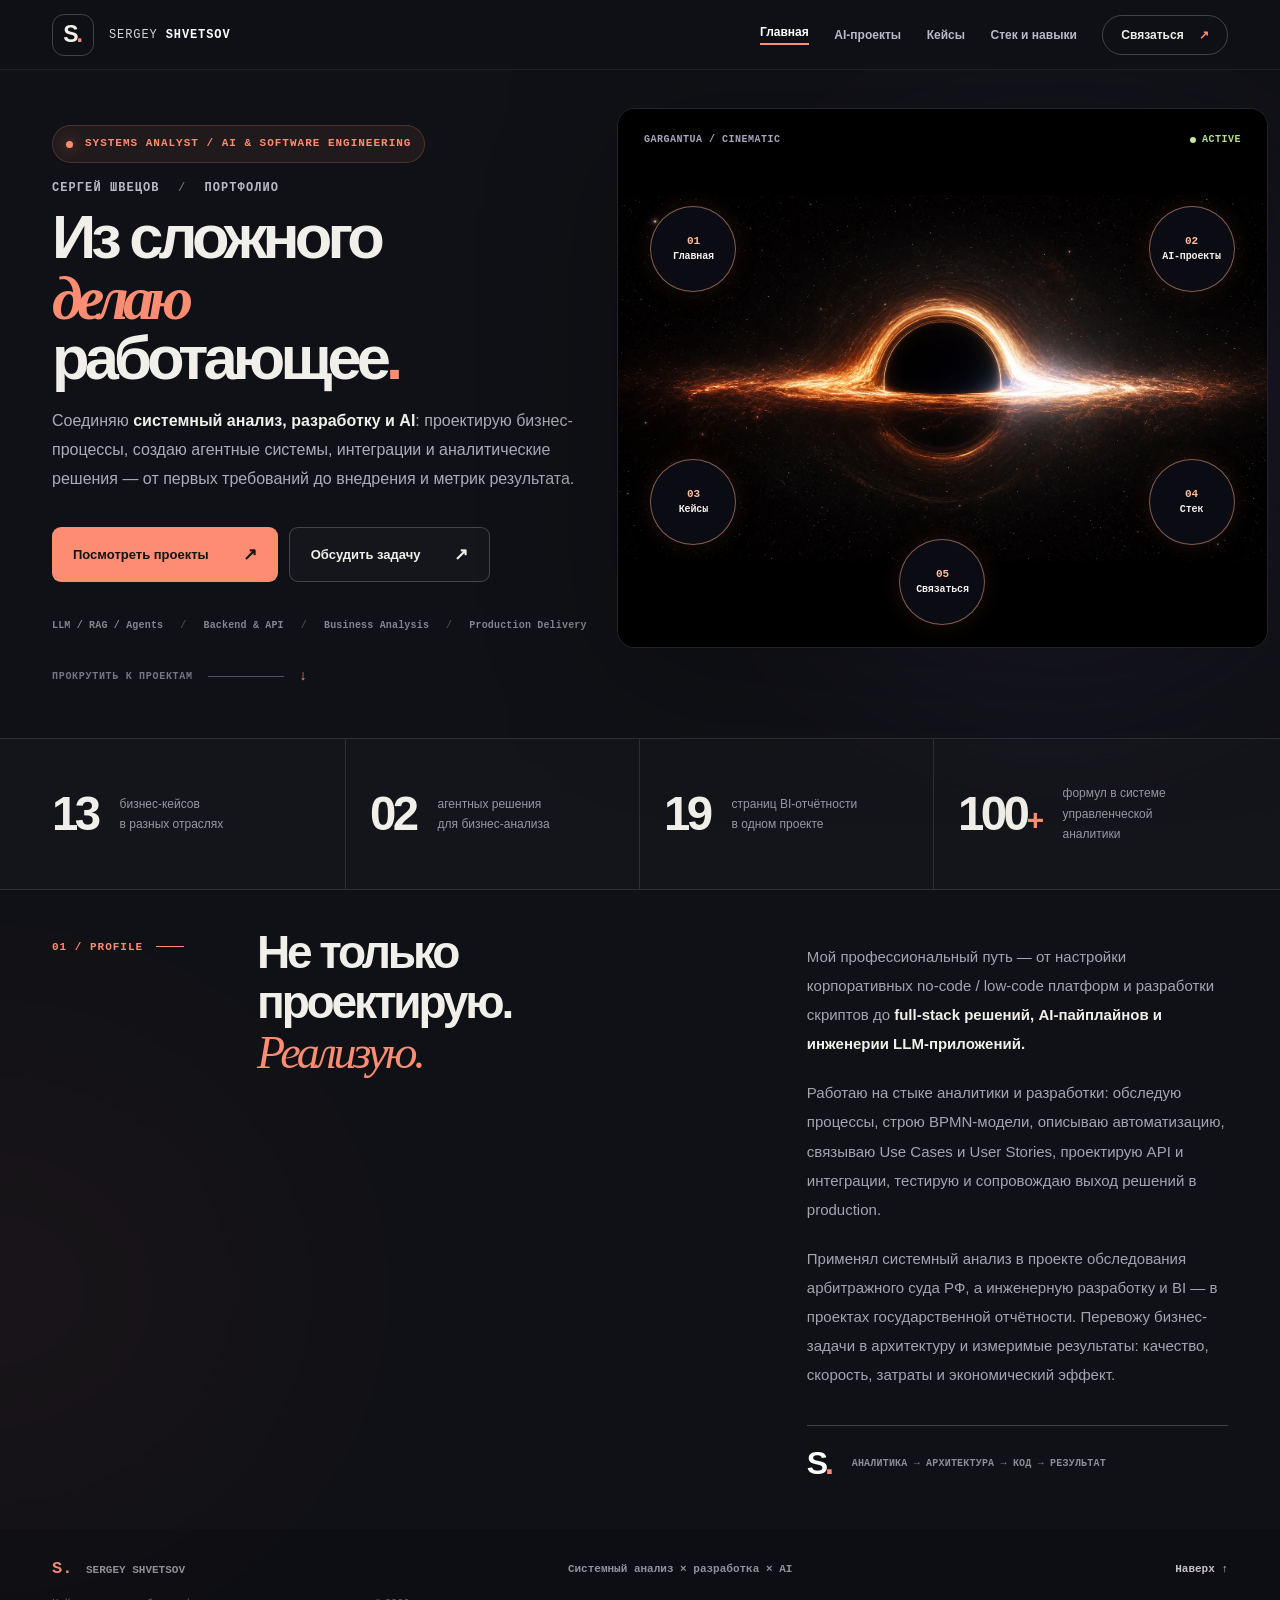
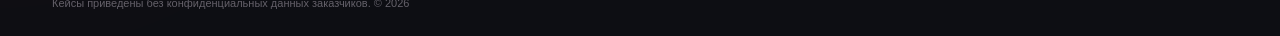
<file: index.html>
<!doctype html>
<html lang="ru">
<head>
  <meta charset="utf-8">
  <meta name="viewport" content="width=device-width, initial-scale=1">
  <meta name="theme-color" content="#101116">
  <meta name="description" content="Сергей Швецов — системный аналитик и инженер-разработчик. Обследование арбитражных процессов, BPMN, Use Cases, User Stories, AI-агенты, LLM, RAG, MCP, Python, JavaScript, SQL Server, PostgreSQL, DAX, Power Query, HTML, CSS, BI и внедрение систем.">
  <meta name="robots" content="index,follow">
  <meta property="og:type" content="website">
  <meta property="og:locale" content="ru_RU">
  <meta property="og:title" content="Сергей Швецов — системный аналитик · AI / LLM Engineering">
  <meta property="og:description" content="Системный анализ и BPMN, AI-агенты, разработка API, аналитика госсектора, тестирование и production-доставка.">
  <title>Сергей Швецов — Systems × Software × AI</title>
  <link rel="icon" type="image/svg+xml" href="./favicon.svg">
  <link rel="stylesheet" href="./styles.css">
  <script src="./config.js" defer></script>
  <script src="./script.js" defer></script>
  <link rel="stylesheet" href="./gargantua-embed.css?v=5">
  <link rel="stylesheet" href="./gargantua-nav.css?v=1">
  <link rel="stylesheet" href="./gargantua-layout.css?v=2">
  <script src="./gargantua-layout.js?v=2" defer></script>
</head>
<body>
  <a class="skip-link" href="#main">Перейти к содержимому</a>
  <div class="ambient ambient-one" aria-hidden="true"></div>
  <div class="ambient ambient-two" aria-hidden="true"></div>

  <header class="site-header" id="top">
    <div class="container header-inner">
      <a class="brand" href="#top" aria-label="На главную — Сергей Швецов">
        <span class="brand-mark" aria-hidden="true">S<span>.</span></span>
        <span class="brand-name">SERGEY <strong>SHVETSOV</strong></span>
      </a>
      <button class="menu-toggle" type="button" aria-label="Открыть меню" aria-expanded="false" aria-controls="site-nav">
        <span></span><span></span><span></span>
      </button>
            <nav class="site-nav" id="site-nav" aria-label="Основная навигация">
        <a href="#home">Главная</a>
        <a href="#ai-projects">AI-проекты</a>
        <a href="#experience">Кейсы</a>
        <a href="#skills">Стек и навыки</a>
        <a class="nav-contact" href="#contacts">Связаться <span aria-hidden="true">↗</span></a>
      </nav>
    </div>
  </header>

  <main id="main">
    <!-- СТРАНИЦА 1: ГЛАВНАЯ / ОБО МНЕ -->
    <div class="page-view active-page" id="page-home">
      <section class="hero" aria-labelledby="hero-title">
      <div class="container hero-grid">
        <div class="hero-copy">
          <div class="eyebrow"><span class="signal-dot" aria-hidden="true"></span> SYSTEMS ANALYST / AI & SOFTWARE ENGINEERING</div>
          <p class="hero-name">СЕРГЕЙ ШВЕЦОВ <span class="slash">/</span> ПОРТФОЛИО</p>
          <h1 id="hero-title">Из сложного<br><span class="hero-accent">делаю</span><br>работающее<span class="period">.</span></h1>
          <p class="hero-description">Соединяю <strong>системный анализ, разработку и AI</strong>: проектирую бизнес-процессы, создаю агентные системы, интеграции и аналитические решения — от первых требований до внедрения и метрик результата.</p>
          <div class="hero-actions">
            <a class="button button-primary" href="#ai-projects">Посмотреть проекты <span aria-hidden="true">↗</span></a>
            <a class="button button-ghost" href="#contacts">Обсудить задачу <span aria-hidden="true">↗</span></a>
          </div>
          <div class="hero-tags" aria-label="Ключевые направления">
            <span>LLM / RAG / Agents</span><span>Backend & API</span><span>Business Analysis</span><span>Production Delivery</span>
          </div>
        </div>
        <div class="hero-art gargantua-hero" aria-label="Гаргантюа — визуализация чёрной дыры">
          <iframe
            class="gargantua-frame"
            src="./gargantua.html?quality=v5"
            title="Гаргантюа — кинематографическая визуализация"
            loading="eager"
            tabindex="-1"></iframe>
          <div class="art-topline" aria-hidden="true">
            <span>GARGANTUA / CINEMATIC</span>
            <span class="live-label"><i></i> ACTIVE</span>
          </div>
          <nav class="gargantua-nav" aria-label="Навигация вокруг Гаргантюа">
            <a class="gargantua-nav__link gargantua-nav__link--home" href="#home" title="Главная" aria-label="Главная"><span class="gargantua-nav__number" aria-hidden="true">01</span><span class="gargantua-nav__label">Главная</span></a>
            <a class="gargantua-nav__link gargantua-nav__link--ai-projects" href="#ai-projects" title="AI-проекты" aria-label="AI-проекты"><span class="gargantua-nav__number" aria-hidden="true">02</span><span class="gargantua-nav__label">AI-проекты</span></a>
            <a class="gargantua-nav__link gargantua-nav__link--experience" href="#experience" title="Кейсы" aria-label="Кейсы"><span class="gargantua-nav__number" aria-hidden="true">03</span><span class="gargantua-nav__label">Кейсы</span></a>
            <a class="gargantua-nav__link gargantua-nav__link--skills" href="#skills" title="Стек" aria-label="Стек"><span class="gargantua-nav__number" aria-hidden="true">04</span><span class="gargantua-nav__label">Стек</span></a>
            <a class="gargantua-nav__link gargantua-nav__link--contacts" href="#contacts" title="Связаться" aria-label="Связаться"><span class="gargantua-nav__number" aria-hidden="true">05</span><span class="gargantua-nav__label">Связаться</span></a>
          </nav>
        </div>
      </div>
      <div class="container scroll-cue"><span>ПРОКРУТИТЬ К ПРОЕКТАМ</span><span class="scroll-line" aria-hidden="true"></span><span>↓</span></div>
    </section>
      <section class="proof" aria-label="Факты из портфолио">
      <div class="container proof-grid">
        <div class="proof-item"><strong>13</strong><span>бизнес-кейсов<br>в разных отраслях</span></div>
        <div class="proof-item"><strong>02</strong><span>агентных решения<br>для бизнес-анализа</span></div>
        <div class="proof-item"><strong>19</strong><span>страниц BI-отчётности<br>в одном проекте</span></div>
        <div class="proof-item"><strong>100<span class="plus">+</span></strong><span>формул в системе<br>управленческой аналитики</span></div>
      </div>
    </section>
      <section class="section about-section" id="about">
      <div class="container about-grid">
        <div class="section-index"><span class="index-number">01 / PROFILE</span><span class="index-rule"></span></div>
        <div class="about-heading"><h2 class="section-title">Не только<br>проектирую.<br><em>Реализую.</em></h2></div>
        <div class="about-body">
          <p>Мой профессиональный путь — от настройки корпоративных no-code / low-code платформ и разработки скриптов до <strong>full-stack решений, AI-пайплайнов и инженерии LLM-приложений.</strong></p>
          <p>Работаю на стыке аналитики и разработки: обследую процессы, строю BPMN-модели, описываю автоматизацию, связываю Use Cases и User Stories, проектирую API и интеграции, тестирую и сопровождаю выход решений в production.</p>
          <p>Применял системный анализ в проекте обследования арбитражного суда РФ, а инженерную разработку и BI — в проектах государственной отчётности. Перевожу бизнес-задачи в архитектуру и измеримые результаты: качество, скорость, затраты и экономический эффект.</p>
          <div class="signature-line"><span class="signature-mark">S<span>.</span></span><span>АНАЛИТИКА → АРХИТЕКТУРА → КОД → РЕЗУЛЬТАТ</span></div>
        </div>
      </div>
    </section>
    </div>

    <!-- СТРАНИЦА 2: AI-ПРОЕКТЫ -->
    <div class="page-view" id="page-ai-projects">
      <section class="section ai-section" id="ai-projects">
      <div class="container">
        <div class="section-heading-row">
          <div><p class="section-kicker">02 / SELECTED WORK</p><h2 class="section-title">AI-агенты<br><em>и инженерные системы.</em></h2></div>
          <p class="section-intro">Проекты, в которых языковые модели становятся частью управляемого процесса: с инструментами, структурированными данными, проверками и наблюдаемостью.</p>
        </div>

        <article class="ai-feature feature-orange">
          <div class="feature-content">
            <div class="feature-meta"><span>01 / AI-AGENT</span><span class="feature-status"><i></i> Разработка / пилот</span></div>
            <h3>AgentUseCases<span class="title-symbol">↗</span></h3>
            <p class="feature-subtitle">Агентная система для обследования бизнес-процессов и подготовки документации.</p>
            <p class="feature-description">Сбор и структурирование знаний о судебных процессах, работа с регламентами заказчика, подготовка и редактирование описаний процессов и пользовательских сценариев. Контур К1 и редактора документов, специализированные инструменты и оркестрация операций.</p>
            <div class="feature-tokens"><span>Агенты</span><span>Prompt engineering</span><span>MCP / Tools</span><span>AS-IS / TO-BE</span><span>Use Cases</span></div>
            <p class="feature-role">Моя роль: проектирование сценариев, требований, архитектуры инструментов и разработка решения.</p>
          </div>
          <div class="feature-visual visual-process" aria-hidden="true">
            <div class="visual-title"><span>PROCESS / INTELLIGENCE</span><span>01:04</span></div>
            <div class="flowline"><span class="flow-glyph">◇</span><span>Регламенты / контекст</span><b>INPUT</b></div>
            <div class="flow-divider"></div>
            <div class="flowline active"><span class="flow-glyph">✳</span><span>AI / Agent workflow</span><b>REASON</b></div>
            <div class="flow-divider"></div>
            <div class="flowline"><span class="flow-glyph">⌘</span><span>К1 / Editor / Tools</span><b>ACTION</b></div>
            <div class="flow-divider"></div>
            <div class="flowline"><span class="flow-glyph">▣</span><span>AS-IS · TO-BE · UC</span><b>OUTPUT</b></div>
            <div class="visual-bottom">STRUCTURED PROCESS DOCUMENTATION <span>●</span></div>
          </div>
        </article>

        <article class="ai-feature feature-purple">
          <div class="feature-content">
            <div class="feature-meta"><span>02 / AI-WORKFLOW</span><span class="feature-status"><i></i> Разработка / E2E-тесты</span></div>
            <h3>BA Pipeline <span class="title-symbol">↗</span></h3>
            <p class="feature-subtitle">Сквозной конвейер: от интервью с заказчиком до требований, ТЗ и оценки работ.</p>
            <p class="feature-description">Web-портал для обследования, работа с респондентами в нескольких сессиях, формирование Fact Ledger и требований с трассировкой к источникам. Сборка Use Cases, матриц, ТЗ и оценок, контроль полноты и качества артефактов, E2E-проверки.</p>
            <div class="feature-tokens"><span>LLM API</span><span>Python / JS</span><span>Docker</span><span>SQL</span><span>Quality gates</span><span>Observability</span></div>
            <p class="feature-role">Моя роль: инициатор и инженер-разработчик, системная архитектура, тестирование и итерационное улучшение пайплайна.</p>
          </div>
          <div class="feature-visual visual-data" aria-hidden="true">
            <div class="visual-title"><span>EVIDENCE / TRACEABILITY</span><span>02:04</span></div>
            <div class="data-graph"><div class="data-node data-node-root">DISCOVERY <b>FACT-*</b></div><div class="data-link"><span></span><span></span><span></span></div><div class="data-forks"><div class="data-node">REQ-*<small>Требования</small></div><div class="data-node">C1-*<small>Матрица</small></div><div class="data-node">EST-*<small>Оценка</small></div></div><div class="data-bottom-node">QUALITY GATE <strong>✓ / !</strong></div></div>
            <div class="visual-bottom">EVIDENCE-FIRST / VERSIONED OUTPUT <span>●</span></div>
          </div>
        </article>

        <article class="toolkit-banner">
          <div class="toolkit-label"><span class="small-spark">✳</span> 03 / ENGINEERING TOOLKIT</div>
          <div class="toolkit-main"><h3>Cursor Engineering Kit</h3><p>Повторно используемые правила и Skills для разработки: архитектурные ограничения, качество кода, тестирование, Git / CI, документация, проверки изменений и контроль расхода токенов.</p></div>
          <div class="toolkit-side"><span>RULES</span><span>SKILLS</span><span>TESTS</span><span>GIT</span><span>QUALITY</span></div>
        </article>
        <div class="note-under">Статусы отражают стадию разработки. Публично не заявлены неподтверждённые показатели эффективности или промышленная готовность агентных решений.</div>
      </div>
    </section>
    </div>

    <!-- СТРАНИЦА 3: КЕЙСЫ (13 ПРОЕКТОВ С ФИЛЬТРАМИ) -->
    <div class="page-view" id="page-experience">
      <section class="section experience-section" id="experience">
      <div class="container">
        <div class="section-heading-row experience-heading"><div><p class="section-kicker">04 / ENTERPRISE EXPERIENCE</p><h2 class="section-title">13 кейсов.<br><em>Разные отрасли.</em></h2></div><p class="section-intro">Обследование арбитражного суда РФ, государственная статистика и отчётность ЖКХ, банковские и юридические процессы, HR и BI. Ниже — задачи, которые решались в проектах.</p></div>
        <div class="filters" role="group" aria-label="Фильтр проектов">
          <button class="filter-button active" type="button" data-filter="all" aria-pressed="true">Все <span>13</span></button>
          <button class="filter-button" type="button" data-filter="automation" aria-pressed="false">Автоматизация <span>09</span></button>
          <button class="filter-button" type="button" data-filter="analytics" aria-pressed="false">BI / Аналитика <span>03</span></button>
          <button class="filter-button" type="button" data-filter="analysis" aria-pressed="false">Системный анализ <span>01</span></button>
        </div>
        <div class="project-grid">
          <article class="project-card" data-category="analysis">
            <div class="project-top"><span class="project-index">01 / COURT DISCOVERY</span><span class="project-type">SYSTEMS ANALYSIS</span></div>
            <h3>Обследование арбитражного суда РФ</h3>
            <p>Участвовал в обследовании бизнес-процессов суда для их последующей автоматизации: моделировал процессы в BPMN, описывал автоматизации, создавал Use Cases и обеспечивал двустороннюю прослеживаемость с User Stories.</p>
            <div class="project-bottom"><span>BPMN · Use Cases · User Stories</span><span>Системный аналитик</span></div>
          </article>
          <article class="project-card" data-category="analytics">
            <div class="project-top"><span class="project-index">02 / EDUCATION BI</span><span class="project-type">GOV ANALYTICS</span></div>
            <h3>Статистика мероприятий для министерства образования</h3>
            <p>Сбор данных о мероприятиях в РФ с участием внутренних и внешних резидентов через чат-бота. Формирование показателей мероприятий и аналитическая отчётность с использованием Apache Superset.</p>
            <div class="project-bottom"><span>Право(чат-бот) · Apache Superset</span><span>Инженер-аналитик</span></div>
          </article>
          <article class="project-card" data-category="automation">
            <div class="project-top"><span class="project-index">03 / SAKHALIN GOVTECH</span><span class="project-type">REPORTING</span></div>
            <h3>Отчётность ЖКХ Сахалина</h3>
            <p>Сбор и расчёт показателей госучреждений по организационной структуре для передачи отчётности в правительство. Электроэнергия (кВт·ч), тепло (Гкал), горячая и холодная вода (м³); при необходимости — энергия на подогрев, газ и топливо.</p>
            <div class="project-bottom"><span>Сбор данных · Расчёты · Отчётность</span><span>Аналитик · Инженер · Разработчик</span></div>
          </article>
          <article class="project-card" data-category="automation"><div class="project-top"><span class="project-index">04 / FINTECH</span><span class="project-type">AUTOMATION</span></div><h3>Кредитный конвейер</h3><p>Приём заявок физических и юридических лиц, кредитные воронки, весь цикл обработки заявок, документы и отчётность.</p><div class="project-bottom"><span>Право(чат-бот) · Право(департамент) · Право(Документы)</span><span>Инженер-аналитик</span></div></article>
          <article class="project-card" data-category="automation"><div class="project-top"><span class="project-index">05 / PHARMA</span><span class="project-type">AUTOMATION</span></div><h3>Контроль движения препаратов</h3><p>Учёт перемещения лекарств от производителей до временных складов, контроль веса, количества, документов и отчётности.</p><div class="project-bottom"><span>Право(чат-бот) · Право(департамент) · Право(Документы)</span><span>Инженер-аналитик</span></div></article>
          <article class="project-card" data-category="automation"><div class="project-top"><span class="project-index">06 / GOVERNANCE</span><span class="project-type">PROCESS</span></div><h3>Совет директоров</h3><p>Повестка, голосование, контроль сроков и нагрузки, уведомления, документы и корпоративная отчётность.</p><div class="project-bottom"><span>Корпоративные процессы</span><span>PM · Аналитик · Инженер</span></div></article>
          <article class="project-card" data-category="automation"><div class="project-top"><span class="project-index">07 / LEGALTECH</span><span class="project-type">AUTOMATION</span></div><h3>Юридический департамент</h3><p>Автоматизация юридических операций, маршрутов согласования, задач и работы с документами.</p><div class="project-bottom"><span>Право(департамент) · Право(Документы)</span><span>Инженер-аналитик</span></div></article>
          <article class="project-card" data-category="automation"><div class="project-top"><span class="project-index">08 / HRM</span><span class="project-type">AUTOMATION</span></div><h3>HR-процессы: бизнес и госсектор</h3><p>Подбор, собеседования, тестирование, кадровые документы, KPI, зарплатные проекты, бюджеты и масштабирование на 100+ филиалов.</p><div class="project-bottom"><span>Право(чат-бот) · Право(департамент) · Право(Документы)</span><span>Инженер-аналитик</span></div></article>
          <article class="project-card" data-category="automation"><div class="project-top"><span class="project-index">09 / GOVTECH</span><span class="project-type">PLATFORM</span></div><h3>Контроль автошкол Татарстана</h3><p>Реестры учеников, стоимость услуг, документооборот, посещаемость, результаты тестов и проверка знаний ПДД. Прототип представлен на Kazan Digital Week.</p><div class="project-bottom"><span>Право(чат-бот) · Право(департамент) · Право(Документы)</span><span>Инженер-аналитик</span></div></article>
          <article class="project-card" data-category="analytics"><div class="project-top"><span class="project-index">10 / LEGAL BI</span><span class="project-type">ANALYTICS</span></div><h3>Power BI для 30 филиалов</h3><p>Управленческая отчётность юридического департамента: 19 страниц дашбордов, более 100 формул и SQL-слой на данных Право(департамент).</p><div class="project-bottom"><span>SQL Server · Power BI</span><span>Инженер · SQL-разработчик</span></div></article>
          <article class="project-card" data-category="analytics"><div class="project-top"><span class="project-index">11 / PORTFOLIO BI</span><span class="project-type">ANALYTICS</span></div><h3>Комплекс отраслевых BI-отчётов</h3><p>Претензионно-исковая работа, корпоративное управление, товарные знаки, проектная деятельность и пользовательские отчёты.</p><div class="project-bottom"><span>Право(департамент) · SQL Server · Power BI</span><span>Инженер · Бизнес-аналитик</span></div></article>
          <article class="project-card" data-category="automation"><div class="project-top"><span class="project-index">12 / WORKPLACE</span><span class="project-type">AUTOMATION</span></div><h3>Управление встречами и помещениями</h3><p>Бронирование переговорных и оборудования через чат-бота, согласование времени, учёт загрузки и подбор помещений по параметрам.</p><div class="project-bottom"><span>Право(чат-бот) · Право(департамент)</span><span>Инженер-аналитик</span></div></article>
          <article class="project-card" data-category="automation"><div class="project-top"><span class="project-index">13 / PUBLIC SECTOR</span><span class="project-type">PERFORMANCE</span></div><h3>Управление показателями эффективности</h3><p>Согласование KPI по отчётным периодам, сбор данных, контроль выполнения показателей, событий и влияющих факторов.</p><div class="project-bottom"><span>Процессы · Метрики · Отчёты</span><span>PM · Аналитик · Инженер</span></div></article>
        </div>
        <p id="filter-status" class="filter-status" role="status" aria-live="polite">Показано проектов: 13</p>
      </div>
    </section>
    </div>

    <!-- СТРАНИЦА 4: СТЕК, ЯЗЫКИ И ПОДХОД -->
    <div class="page-view" id="page-skills">
      <section class="section skills-section" id="skills">
      <div class="container">
        <div class="section-heading-row skills-heading"><div><p class="section-kicker">03 / CAPABILITIES</p><h2 class="section-title">Компетенции,<br><em>которые работают вместе.</em></h2></div><p class="section-intro">От формализации задачи до инфраструктуры, инструментов и доказуемого результата.</p></div>

        <section class="language-panel" id="languages" aria-labelledby="languages-title">
          <div class="language-panel-head">
            <div>
              <p class="language-eyebrow"><span class="language-terminal" aria-hidden="true">&gt;_</span> TECH STACK / LANGUAGES</p>
              <h3 id="languages-title">Языки программирования <span>и технологии</span></h3>
            </div>
            <p>Использую языки и инструменты для разработки приложений, работы с данными, бизнес-аналитики и интерфейсов.</p>
          </div>
          <div class="language-grid">
            <div class="language-group language-group-code">
              <div class="language-group-top"><span class="language-group-index">01 / DEVELOPMENT</span><span class="language-group-symbol" aria-hidden="true">{ }</span></div>
              <h4>Программирование</h4>
              <div class="language-items">
                <div class="language-item"><strong>Python</strong><span>Backend, API, автоматизация</span></div>
                <div class="language-item"><strong>JavaScript</strong><span>Скрипты, логика и веб-интерфейсы</span></div>
              </div>
            </div>
            <div class="language-group language-group-data">
              <div class="language-group-top"><span class="language-group-index">02 / DATA &amp; BI</span><span class="language-group-symbol" aria-hidden="true">⌁</span></div>
              <h4>SQL и аналитика</h4>
              <div class="language-items">
                <div class="language-item"><strong>Microsoft SQL Server / T-SQL</strong><span>Запросы, представления, отчётность</span></div>
                <div class="language-item"><strong>PostgreSQL / SQL</strong><span>Работа с реляционными данными</span></div>
                <div class="language-item"><strong>DAX</strong><span>Меры, KPI, BI-вычисления</span></div>
                <div class="language-item"><strong>Power Query / M</strong><span>Подготовка и преобразование данных</span></div>
              </div>
            </div>
            <div class="language-group language-group-web">
              <div class="language-group-top"><span class="language-group-index">03 / WEB</span><span class="language-group-symbol" aria-hidden="true">&lt;/&gt;</span></div>
              <h4>Веб-разработка</h4>
              <div class="language-items">
                <div class="language-item"><strong>HTML5</strong><span>Структура и семантика страниц</span></div>
                <div class="language-item"><strong>CSS3</strong><span>Стили и адаптивные интерфейсы</span></div>
              </div>
            </div>
          </div>
        </section>

        <div class="skills-grid">
          <article class="skill-card"><div class="skill-icon">✳</div><div class="skill-heading"><span>01</span><h3>AI / LLM Engineering</h3></div><p>Агентные сценарии, интеграция LLM, управление контекстом и инструментами, поиск и оценка качества ответов.</p><div class="skill-tags"><span>AI-агенты</span><span>RAG</span><span>Embeddings</span><span>Векторный поиск</span><span>Prompt Engineering</span><span>MCP-серверы / Tools</span><span>Agent Skills</span><span>LLM API</span><span>Локальные CPU-модели</span><span>Трейсинг / Evals</span></div></article>
          <article class="skill-card"><div class="skill-icon">⌘</div><div class="skill-heading"><span>02</span><h3>Software / DevOps</h3></div><p>Разработка сервисов и скриптов, надёжные API-интеграции, автоматизированное тестирование и поставка приложений.</p><div class="skill-tags"><span>Python</span><span>JavaScript</span><span>HTML5</span><span>CSS3</span><span>REST API</span><span>Docker</span><span>Git</span><span>CI/CD</span><span>VM / Deploy</span><span>Unit / E2E / Smoke</span><span>Retry / Error handling</span><span>Production support</span></div></article>
          <article class="skill-card"><div class="skill-icon">◫</div><div class="skill-heading"><span>03</span><h3>Data / Analytics</h3></div><p>Инженерия данных и отчётности, метрики процессов и продуктов, оценка трудозатрат и экономического эффекта.</p><div class="skill-tags"><span>SQL Server / T-SQL</span><span>PostgreSQL / SQL</span><span>Power Query / M</span><span>Airflow</span><span>ETL</span><span>Power BI</span><span>Apache Superset</span><span>DAX</span><span>KPI / Metrics</span><span>ROI</span><span>ExtraTime</span><span>Dashboards</span></div></article>
          <article class="skill-card"><div class="skill-icon">◇</div><div class="skill-heading"><span>04</span><h3>Systems / Business Analysis</h3></div><p>Моделирование процессов и систем, прослеживаемые требования, проектная документация и управление изменениями.</p><div class="skill-tags"><span>BPMN</span><span>UML</span><span>AS-IS / TO-BE</span><span>Use Cases</span><span>User Stories</span><span>Прослеживаемость UC ↔ US</span><span>ТЗ / SRS</span><span>NFR</span><span>Ролевые модели</span><span>ПМИ</span><span>Право(департамент)</span><span>Право(чат-бот)</span><span>Право(Документы)</span></div></article>
        </div>
      </div>
    </section>
      <section class="section approach-section" id="approach">
      <div class="container">
        <div class="section-heading-row"><div><p class="section-kicker">05 / HOW I WORK</p><h2 class="section-title">От идеи<br><em>до результата.</em></h2></div><p class="section-intro">Один инженерный контур — вместо разрыва между описанием задачи, её реализацией и проверкой.</p></div>
        <ol class="approach-grid">
          <li><span class="approach-number">01</span><div class="approach-icon">◈</div><h3>Исследование</h3><p>Интервью, AS-IS, бизнес-ограничения, критерии успеха и измеримые требования.</p><span class="approach-footer">FACTS / SCOPE</span></li>
          <li><span class="approach-number">02</span><div class="approach-icon">⌘</div><h3>Архитектура</h3><p>TO-BE, UC, модели данных, интеграции, API-контракты, инструменты агентов.</p><span class="approach-footer">DESIGN / CONTRACTS</span></li>
          <li><span class="approach-number">03</span><div class="approach-icon">{ }</div><h3>Реализация</h3><p>Python / JavaScript, MCP, промпты, пайплайны, БД, контейнеры и Git.</p><span class="approach-footer">CODE / INTEGRATIONS</span></li>
          <li><span class="approach-number">04</span><div class="approach-icon">↗</div><h3>Проверка и запуск</h3><p>Unit / E2E / smoke, деплой, мониторинг, метрики, ROI и сопровождение.</p><span class="approach-footer">TEST / SHIP / MEASURE</span></li>
        </ol>
      </div>
    </section>
    </div>

    <!-- СТРАНИЦА 5: КОНТАКТЫ -->
    <div class="page-view" id="page-contacts">
      <section class="contact-section" id="contacts">
      <div class="container contact-layout">
        <div><p class="section-kicker">06 / LET'S CONNECT</p><h2>Есть сложная задача?<br><em>Давайте разберём её.</em></h2><p>AI-агенты, инженерия требований, автоматизация и интеграции. Открыт к диалогу о продуктовых и инженерных задачах.</p><div id="extra-contact-links" class="extra-contact-links"></div></div>
        <div class="contact-side"><a class="contact-orb" href="https://github.com/Duckolly" data-contact="github" target="_blank" rel="noopener noreferrer" aria-label="Открыть GitHub-профиль"><span>→</span></a><span>НАПИСАТЬ / ПОСМОТРЕТЬ КОД</span><a class="github-link" href="https://github.com/Duckolly" data-contact="github" target="_blank" rel="noopener noreferrer">github.com/Duckolly ↗</a></div>
      </div>
    </section>
    </div>
  </main>

  <footer class="site-footer"><div class="container footer-inner"><span><b>S.</b> SERGEY SHVETSOV</span><span>Системный анализ × разработка × AI</span><a href="#top">Наверх ↑</a></div><div class="container footer-note">Кейсы приведены без конфиденциальных данных заказчиков. © <span id="year">2026</span></div></footer>
</body>
</html>
</file>
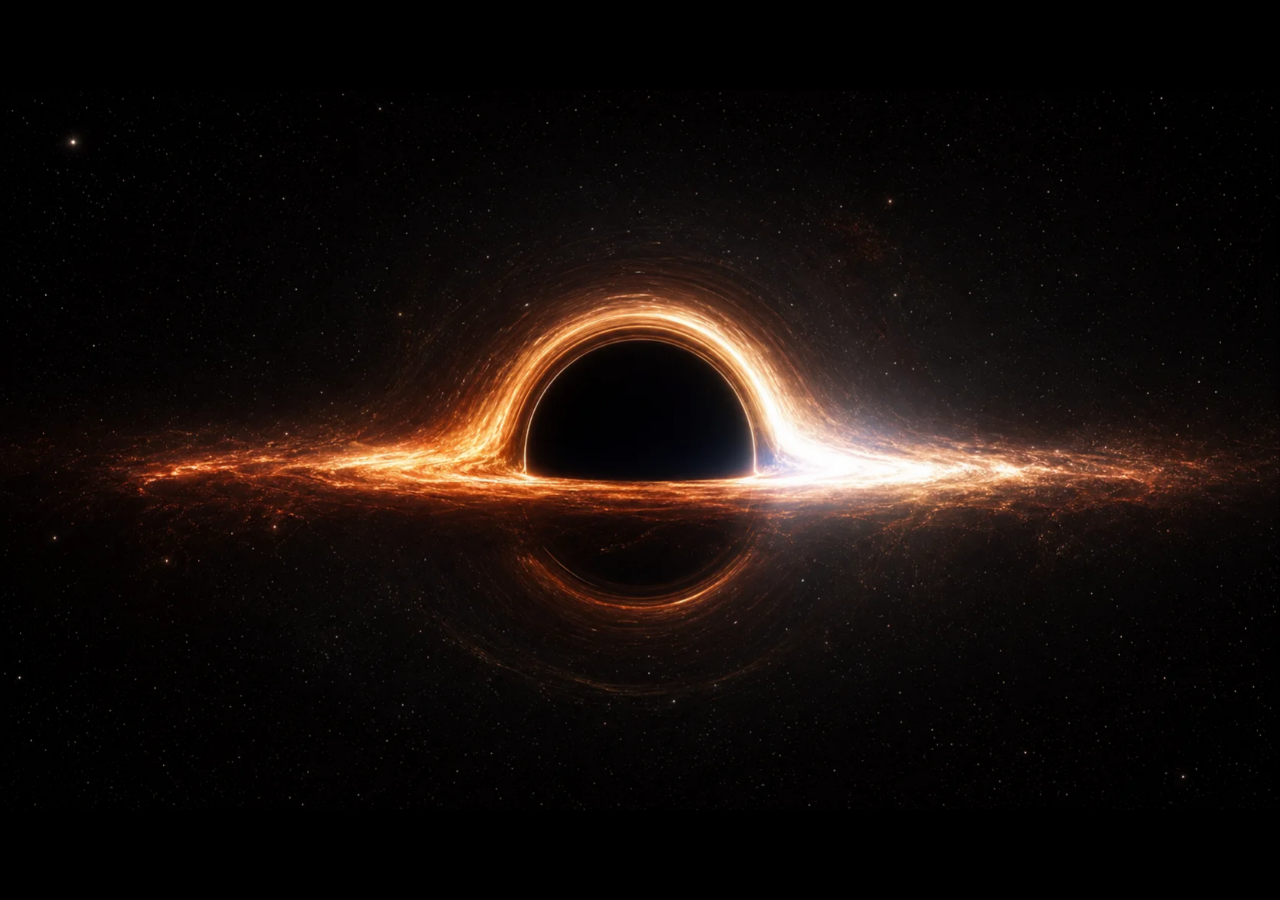
<file: gargantua.html>
<!doctype html>
<html lang="en">
<head>
<meta charset="utf-8">
<meta name="viewport" content="width=device-width,initial-scale=1,viewport-fit=cover">
<meta name="color-scheme" content="dark">
<meta name="theme-color" content="#000000">
<title>Gargantua</title>
<meta name="description" content="A Schwarzschild black hole raytraced in real time in the browser. Null-geodesic integration, relativistic beaming and a Novikov-Thorne accretion disk, in a single self-contained HTML file.">
<meta property="og:title" content="Gargantua">
<meta property="og:description" content="A Schwarzschild black hole raytraced in real time in the browser.">
<meta property="og:type" content="website">
<meta property="og:image" content="./gargantua-fallback.webp">
<meta name="twitter:card" content="summary_large_image">
<link rel="icon" href="data:image/svg+xml,%3Csvg xmlns='http://www.w3.org/2000/svg' viewBox='0 0 32 32'%3E%3Crect width='32' height='32' fill='%23000'/%3E%3Cellipse cx='16' cy='16' rx='14' ry='3.5' fill='none' stroke='%23c85a10' stroke-width='2'/%3E%3Ccircle cx='16' cy='16' r='7' fill='%23000' stroke='%23ffb347' stroke-width='2.5'/%3E%3C/svg%3E">
<link rel="preload" as="image" href="./gargantua-fallback.webp" fetchpriority="high">
<style>
*,*::before,*::after{box-sizing:border-box}
html,body{width:100%;height:100%;margin:0;background:#000;overflow:hidden}

/* The plate paints on the first tick so nothing is ever black, then the
   live render crossfades over it. It is also the fallback when WebGL2 is
   unavailable, which is why it keeps a drift of its own. */
.poster{
  position:fixed;inset:-3%;
  width:106%;height:106%;
  object-fit:cover;
  animation:drift 46s cubic-bezier(.42,0,.58,1) infinite;
}
.gl{
  position:fixed;inset:0;
  width:100%;height:100%;
  display:block;
  opacity:0;
  transition:opacity 1600ms cubic-bezier(.16,.84,.30,1);
}
.live .gl{opacity:1}
.live .poster{opacity:0;transition:opacity 1600ms cubic-bezier(.16,.84,.30,1)}

@keyframes drift{
  0%   {transform:translate3d(-.6%, .2%,0)}
  50%  {transform:translate3d(.55%,-.3%,0)}
  100% {transform:translate3d(-.6%, .2%,0)}
}

/* GARGANTUA_STABLE_LAYER_V3
 * Guarantee both accretion-disc arcs remain visible even if ray marching
 * runs out of steps or WebGL falls back to a low-performance quality tier.
 * The permanent poster is the shape; the live WebGL pass adds animated light.
 */
.gl {
  mix-blend-mode: screen; /* black pixels cannot erase the poster */
}
.live .gl {
  opacity: 0.30;         /* subtle live light without geometry replacement */
}
.live .poster {
  opacity: 1;            /* NEVER crossfade the complete disk away */
  transition: none;
}
@media (prefers-reduced-motion: reduce) {
  .poster { animation: none; }
  .live .gl { opacity: 0.12; }
}

/* GARGANTUA_IMAGE_FIRST_V4: original image is always the complete master image.
   Native iframe size, contain fitting, zero scaling or destructive fades. */
html, body { background: #000; }
img.poster, body.live img.poster {
  position: fixed !important;
  inset: 0 !important;
  display: block !important;
  width: 100% !important;
  height: 100% !important;
  max-width: none !important;
  object-fit: contain !important;
  object-position: center center !important;
  transform: none !important;
  filter: none !important;
  opacity: 1 !important;
  animation: none !important;
  transition: none !important;
  image-rendering: auto;
  pointer-events: none;
}
/* Real-time raytracing is OFF by default, so it cannot erase disc arcs. */
canvas.gl, body.live canvas.gl { display: none !important; }
/* Experimental mode only: an additive, low-opacity overlay, never a replacement. */
body.gargantua-webgl-optin canvas.gl,
body.gargantua-webgl-optin.live canvas.gl {
  display: block !important;
  opacity: 0.12 !important;
  mix-blend-mode: screen !important;
}
/* Minimal compositor-only luminosity variation, without moving or blurring the image. */
body::after {
  content: "";
  position: fixed;
  inset: 0;
  z-index: 2;
  pointer-events: none;
  background: radial-gradient(ellipse 43% 10% at 51% 53%, rgba(255, 141, 42, 0.07), transparent 82%);
  opacity: 0.16;
  animation: gargantua-glow-v4 10s ease-in-out infinite alternate;
}
@keyframes gargantua-glow-v4 {
  from { opacity: 0.12; }
  to { opacity: 0.48; }
}
@media (prefers-reduced-motion: reduce) {
  body::after { animation: none; opacity: 0.12; }
}


/* GARGANTUA_MOTION_V5: preserve the full-resolution WebP at all times.
   This intentionally supersedes v4 and the original destructive crossfade. */
html, body { background: #000; }
img.poster, body.live img.poster {
  position: fixed !important;
  inset: 0 !important;
  display: block !important;
  width: 100% !important;
  height: 100% !important;
  max-width: none !important;
  object-fit: contain !important;
  object-position: center center !important;
  opacity: 1 !important;
  transform: none !important;
  filter: none !important;
  animation: none !important;
  transition: none !important;
  pointer-events: none;
  image-rendering: auto;
}
/* Keep the previous raytracer disabled unless the user opts into it.
   In standard mode the old iframe script removes this canvas entirely. */
canvas.gl, body.live canvas.gl { display: none !important; }
body.gargantua-webgl-optin canvas.gl,
body.gargantua-webgl-optin.live canvas.gl {
  display: block !important;
}
/* The v4 fake glow is replaced with real, pixel-driven moving filaments. */
body::after { content: none !important; animation: none !important; }
canvas.gargantua-motion {
  position: fixed;
  inset: 0;
  display: block;
  width: 100%;
  height: 100%;
  pointer-events: none;
  mix-blend-mode: screen;
  opacity: 1;
  z-index: 1;
}
@media (prefers-reduced-motion: reduce) {
  canvas.gargantua-motion { display: none; }
}

</style>
</head>
<body>
<img class="poster" id="poster" src="./gargantua-fallback.webp" alt="A supermassive black hole. Its accretion disk is bent by gravity into a halo arcing over and under the black shadow at the centre.">
<canvas class="gl" id="gl" aria-hidden="true"></canvas>

<script id="vs" type="x-shader/x-vertex">#version 300 es
void main(){
  vec2 p = vec2(float((gl_VertexID << 1) & 2), float(gl_VertexID & 2));
  gl_Position = vec4(p * 2.0 - 1.0, 0.0, 1.0);
}
</script>

<script id="fs-ray" type="x-shader/x-fragment">#version 300 es
precision highp float;
out vec4 outColor;

uniform vec2  uRes;
uniform float uTime;
uniform vec3  uCam;
uniform float uFov;
uniform int   uSteps;

/* Geometrised units: G = c = 1, Schwarzschild radius RS = 1.
   The disk lies in the y = 0 plane. ISCO sits at 3 RS, and the
   photon sphere casts a shadow of apparent radius 3*sqrt(3)/2. */
#define RS    1.0
#define ISCO  3.0
#define DIN   2.45
#define DOUT  23.0
#define SPIN  -1.0    /* sets which limb turns toward us, and so which one burns */

/* ── noise ─────────────────────────────────────────────────────
   Three octaves, not five. This runs inside the integration loop,
   so every octave costs eight hashes on every plane crossing.
   ─────────────────────────────────────────────────────────────── */
float hash1(vec3 p){
  p = fract(p * 0.3183099 + vec3(0.1, 0.2, 0.3));
  p *= 17.0;
  return fract(p.x * p.y * p.z * (p.x + p.y + p.z));
}
vec3 hash3(vec3 p){ return vec3(hash1(p), hash1(p + 19.19), hash1(p + 47.71)); }

float vnoise(vec3 x){
  vec3 i = floor(x), f = fract(x);
  f = f * f * (3.0 - 2.0 * f);
  return mix(
    mix(mix(hash1(i), hash1(i + vec3(1,0,0)), f.x),
        mix(hash1(i + vec3(0,1,0)), hash1(i + vec3(1,1,0)), f.x), f.y),
    mix(mix(hash1(i + vec3(0,0,1)), hash1(i + vec3(1,0,1)), f.x),
        mix(hash1(i + vec3(0,1,1)), hash1(i + vec3(1,1,1)), f.x), f.y), f.z);
}
float fbm(vec3 p){
  float v = vnoise(p) * 0.5;
  v += vnoise(p * 2.03 + 11.3) * 0.25;
  v += vnoise(p * 4.11 + 23.7) * 0.125;
  return v;
}
/* One more octave, for the two terms that carry the disk's structure.
   Real detail at a fourth scale beats a separate high-frequency noise
   term, which only aliases into speckle as the disk turns. */
float fbm4(vec3 p){
  float v = fbm(p);
  v += vnoise(p * 8.31 + 41.9) * 0.0625;
  return v;
}

/* ── emission colour ───────────────────────────────────────────
   Not a Planck curve. A ramp shaped to land on the amber the plate
   uses, running ember through gold to white at the inner edge.
   ─────────────────────────────────────────────────────────────── */
vec3 blackbody(float t){
  vec3 c = mix(vec3(0.30, 0.030, 0.004), vec3(1.00, 0.285, 0.035), smoothstep(0.00, 0.46, t));
  c = mix(c, vec3(1.00, 0.575, 0.170), smoothstep(0.42, 0.82, t));
  c = mix(c, vec3(1.00, 0.860, 0.590), smoothstep(0.78, 1.16, t));
  c = mix(c, vec3(1.00, 0.965, 0.910), smoothstep(1.10, 1.60, t));
  return c;
}

/* ── sky ───────────────────────────────────────────────────────
   Cold and sparse on purpose. The disk is the only warm thing in
   frame, so the stars stay blue-white and the dust barely registers.
   ─────────────────────────────────────────────────────────────── */
vec3 starCells(vec3 d, float scale, float thresh, float sharp, float gain){
  vec3 p = d * scale;
  vec3 id = floor(p), f = fract(p);
  float h = hash1(id);
  if (h <= thresh) return vec3(0.0);
  vec3 sp = 0.18 + 0.64 * hash3(id + 4.7);
  float dist = length(f - sp);
  float b = (h - thresh) / (1.0 - thresh);
  vec3 tint = mix(vec3(0.74, 0.84, 1.0), vec3(1.0, 0.90, 0.78), hash1(id + 13.1));
  return tint * exp(-dist * dist * sharp) * b * b * gain;
}
vec3 sky(vec3 d){
  /* No galactic dust band. The camera sits almost in the disk plane, so
     any band whose normal is near +y covers the entire frame instead of
     crossing it, and the whole sky washes out navy. Stars only. */
  vec3 col = vec3(0.0022, 0.0028, 0.0056);            /* never a flat void */
  col += starCells(d,  30.0, 0.858, 2600.0, 2.60);
  col += starCells(d,  66.0, 0.888, 5200.0, 1.35);
  col += starCells(d, 138.0, 0.916, 9000.0, 0.68);
  col += starCells(d, 268.0, 0.940, 15000.0, 0.34);
  return col;
}

/* ── null geodesic ─────────────────────────────────────────────
   d²x/dλ² = -3/2 · h² · x / r⁵ , with h = x × v conserved.
   Every bend on screen comes out of this one line.
   ─────────────────────────────────────────────────────────────── */
vec3 accAt(vec3 p, vec3 v){
  vec3 h = cross(p, v);
  float r2 = dot(p, p);
  return -1.5 * RS * dot(h, h) / (r2 * r2 * sqrt(r2)) * p;
}

/* Novikov-Thorne flux, written without pow() because it is called
   on every step of the volumetric pass. */
float ntFlux(float r){
  float u = ISCO / max(r, ISCO + 0.001);
  return max(u * u * u * (1.0 - sqrt(u)), 0.0);
}

/* ── the disk, sampled where a ray punches through y = 0 ────────
   A single ray crosses the plane several times, which is exactly
   why the far side appears arcing over the shadow and the underside
   appears below it. Accumulated front to back.
   ─────────────────────────────────────────────────────────────── */
void diskHit(vec3 a, vec3 b, vec3 rd, inout vec3 col, inout float trans, inout float nCross){
  if (a.y * b.y > 0.0) return;
  float t = abs(a.y) / (abs(a.y) + abs(b.y) + 1e-5);
  vec3 q = mix(a, b, t);
  float qr = length(q.xz);
  if (qr <= DIN * 0.88 || qr >= DOUT) return;
  nCross += 1.0;

  /* The third crossing onward is a ray that has wound most of the way
     around the hole, so it squeezes a huge sweep of disk azimuth into a
     few pixels. Any high-frequency texture there aliases into a dashed
     line across the Einstein ring, so smooth those images out. The first
     two crossings, the ones carrying the visible detail, keep everything. */
  float sharp = 1.0 - smoothstep(2.0, 3.5, nCross);

  /* A soft inner edge, not a hard cutoff. The secondary image of the disk
     folds up right against DIN, so integration error nudges qr across a
     hard boundary from one pixel to the next and the Einstein ring comes
     out as a dashed line. Feathering the edge removes it, and a real disk
     does not have a razor edge anyway. */
  float rim = smoothstep(DIN * 0.88, DIN * 1.14, qr);

  float flux = ntFlux(qr);
  float temp = sqrt(sqrt(flux * 10.0));

  /* Sample the pattern in a frame co-rotating at the local Keplerian
     rate. Rotating the cartesian coords, rather than sampling atan,
     keeps it seamless; and because omega falls off with radius the
     filaments shear themselves into spirals for free. */
  float ang = atan(q.z, q.x);
  float u = ISCO / qr;
  float omega = SPIN * 0.80 * u * sqrt(u);                 /* Keplerian, no pow */
  float ca = cos(omega * uTime), sa = sin(omega * uTime);
  vec2 rp = vec2(ca * q.x + sa * q.z, -sa * q.x + ca * q.z) / qr;

  /* Three scales of structure: broad clumps, sheared streaks, and a
     tight concentric grain. Because omega falls off with radius each
     one winds itself into a spiral at a different rate, which is what
     gives the disk its filaments instead of a smooth gradient. */
  float inner = 1.0 - smoothstep(3.4, 14.0, qr);

  /* The slow drift on the radial axis lets the pattern evolve as well as
     rotate, so the plasma boils instead of turning like a printed disc. */
  vec3 base = vec3(rp * 2.9, qr * 1.10 + uTime * 0.045);
  float warp   = fbm(base * 0.62);
  float clump  = fbm4(base + warp * 1.30);
  float streak = fbm(vec3(rp * 2.2, qr *  7.0) + warp * 0.55);
  float fine   = fbm(vec3(rp * 2.6, qr * 17.0) + warp * 0.35);

  float tex = mix(0.60, mix(0.20, 1.86, smoothstep(0.28, 0.76, clump)),  inner);
  tex     *= mix(0.94, mix(0.32, 1.52, smoothstep(0.30, 0.78, streak)), inner);
  tex     *= mix(0.96, mix(0.46, 1.44, smoothstep(0.34, 0.74, fine)),   inner * sharp);
  tex      = mix(0.85, tex, 0.35 + 0.65 * sharp);

  float I = flux * 11.0 * tex * mix(0.46, 1.0, inner);
  float d = (qr - ISCO - 0.15) * 3.1;
  I += exp(-d * d) * 2.30;                                     /* inner rim */
  float fade = (1.0 - smoothstep(DOUT - 15.0, DOUT, qr)) * rim;  /* long tail */
  I *= fade;

  /* Relativistic beaming and gravitational redshift. delta cubed is
     what drives one limb white-hot and drops the other into the dark. */
  float beta  = sqrt(0.5 / qr);
  float gamma = inversesqrt(max(1.0 - beta * beta, 1e-4));
  vec3  tdir  = SPIN * vec3(-sin(ang), 0.0, cos(ang));
  float dop   = clamp(1.0 / (gamma * (1.0 - dot(tdir * beta, rd))), 0.42, 4.4);
  float g     = sqrt(max(1.0 - RS / qr, 0.0));

  vec3 emit = blackbody(temp * dop * g) * I * dop * dop * dop * g;
  float alpha = mix(0.40, 0.96, 1.0 - smoothstep(4.0, 12.0, qr)) * fade;
  col   += trans * alpha * emit;
  trans *= 1.0 - alpha;
}

void main(){
  vec2 uv = (gl_FragCoord.xy - 0.5 * uRes) / uRes.y;

  vec3 ro = uCam;
  vec3 ww = normalize(-ro);                       /* always look at the hole */
  vec3 uu = normalize(cross(ww, vec3(0.0, 1.0, 0.0)));
  vec3 vv = cross(uu, ww);
  vec3 rd = normalize(uv.x * uu + uv.y * vv + uFov * ww);

  /* Impact parameter is conserved. A ray that can never reach the disk
     and is bent by less than a pixel is just sky, so skip the integrator
     entirely. On a wide frame this retires most of the screen for free. */
  float bImp = length(cross(ro, rd));
  if (bImp > DOUT + 1.5){
    outColor = vec4(sky(rd), 1.0);
    return;
  }

  vec3 pos = ro, vel = rd;
  vec3 col = vec3(0.0), halo = vec3(0.0);
  float trans = 1.0;
  float nCross = 0.0;

  for (int i = 0; i < 320; i++){
    if (i >= uSteps) break;
    float r = length(pos);
    if (r < 1.015 * RS){ trans = 0.0; break; }              /* horizon */
    if (r > 34.0 && dot(pos, vel) > 0.0) break;             /* escaped */

    /* Finer near the hole: the secondary and tertiary images are thin
       rings, and a coarse step walks straight past them, which turns
       the Einstein ring into a dashed line. */
    float dt = max(0.012, r * mix(0.022, 0.120, smoothstep(4.5, 18.0, r)));

    /* A thin volumetric haze hugging the plane, so the disk has body
       instead of reading as an infinitely thin sheet. */
    float ay = abs(pos.y);
    if (ay < 0.70 && r > DIN && r < DOUT){
      float fh = ntFlux(r);
      float dens = exp(-ay * 17.0) * 0.055 * (1.0 - smoothstep(9.0, DOUT - 1.0, r));
      vec3 hc = mix(vec3(1.0, 0.32, 0.07), vec3(1.0, 0.80, 0.52), smoothstep(0.0, 0.30, fh));
      halo += trans * hc * fh * 5.2 * dens * dt;
    }

    /* RK2 midpoint. Near the photon sphere the path curves hard and can
       punch through the disk plane twice inside one step, so refine there
       and test each substep separately. Testing only the whole step is
       what leaves the Einstein ring drawn as a dashed line. */
    int sub = 1;
    if (r < 5.2) sub = 2;
    if (r < 3.4) sub = 4;          /* rays winding the photon sphere */
    float h = dt / float(sub);
    for (int k = 0; k < 4; k++){
      if (k >= sub) break;
      vec3 s0 = pos;
      vec3 a0 = accAt(pos, vel);
      vec3 pm = pos + vel * (h * 0.5);
      vec3 vm = vel + a0  * (h * 0.5);
      pos += vm * h;
      vel += accAt(pm, vm) * h;
      diskHit(s0, pos, rd, col, trans, nCross);
    }

    if (trans < 0.02){ trans = 0.0; break; }
  }

  vec3 result = col + halo;
  if (trans > 0.0) result += trans * sky(normalize(vel));

  outColor = vec4(result, 1.0);
}
</script>

<script id="fs-blur" type="x-shader/x-fragment">#version 300 es
precision highp float;
out vec4 outColor;
uniform sampler2D uSrc;
uniform vec2  uTexel;
uniform vec2  uDir;
uniform float uThresh;      /* > 0 folds the bright pass into the H blur */

vec3 tap(vec2 uv){
  vec3 c = texture(uSrc, uv).rgb;
  if (uThresh > 0.0){
    float l = dot(c, vec3(0.2126, 0.7152, 0.0722));
    c *= smoothstep(uThresh, uThresh + 0.85, l);
  }
  return c;
}
void main(){
  vec2 uv = gl_FragCoord.xy * uTexel;
  vec2 o = uDir * uTexel;
  /* nine-tap gaussian folded onto five bilinear fetches */
  vec3 c  = tap(uv) * 0.2270270270;
  c += tap(uv + o * 1.3846153846) * 0.3162162162;
  c += tap(uv - o * 1.3846153846) * 0.3162162162;
  c += tap(uv + o * 3.2307692308) * 0.0702702703;
  c += tap(uv - o * 3.2307692308) * 0.0702702703;
  outColor = vec4(c, 1.0);
}
</script>

<script id="fs-comp" type="x-shader/x-fragment">#version 300 es
precision highp float;
out vec4 outColor;
uniform sampler2D uScene;
uniform sampler2D uBloomA;   /* tight, quarter res    */
uniform sampler2D uBloomB;   /* wide, eighth res      */
uniform vec2  uRes;
uniform vec2  uSceneTexel;
uniform float uTime;

vec3 aces(vec3 x){
  return clamp((x * (2.51 * x + 0.03)) / (x * (2.43 * x + 0.59) + 0.14), 0.0, 1.0);
}
void main(){
  vec2 uv = gl_FragCoord.xy / uRes;

  vec3 c = texture(uScene,  uv).rgb;

  /* Unsharp mask against the ray pass itself. The geodesic image is clean
     and noise-free, so this recovers the filament edges the downsample and
     the bloom soften, and costs four fetches. */
  vec2 t = uSceneTexel;
  vec3 lo = (texture(uScene, uv + vec2( t.x, 0.0)).rgb
           + texture(uScene, uv + vec2(-t.x, 0.0)).rgb
           + texture(uScene, uv + vec2(0.0,  t.y)).rgb
           + texture(uScene, uv + vec2(0.0, -t.y)).rgb) * 0.25;
  c += (c - lo) * 0.42;

  /* Bloom is a garnish, not the image. Carrying it at the strength this
     had before is exactly what makes a render read as soft and dated. */
  c += texture(uBloomA, uv).rgb * 0.26 + texture(uBloomB, uv).rgb * 0.34;

  c = aces(max(c, 0.0) * 1.08);

  /* a light S-curve: hold the blacks down, let the hot limb run */
  c = c * c * (3.0 - 2.0 * c) * 0.18 + c * 0.82;

  /* Vignette measured in square units, so it stays a circle instead of
     becoming an ellipse that clips the sides of an ultrawide monitor. */
  vec2 q = (uv - 0.5) * vec2(max(1.0, uRes.x / uRes.y), max(1.0, uRes.y / uRes.x));
  c *= 1.0 - dot(q, q) * 0.42;

  /* A fixed ordered dither, not per-frame noise. Random grain regenerated
     every frame is what reads as crawling static across the black; an R2
     low-discrepancy pattern that never changes breaks up 8-bit banding
     just as well and is completely still. */
  float d = fract(dot(gl_FragCoord.xy, vec2(0.7548776662, 0.5698402909)));
  c += (d - 0.5) * 0.0040;

  outColor = vec4(pow(max(c, 0.0), vec3(1.0 / 2.2)), 1.0);
}
</script>

<script>
(() => {
"use strict";

const canvas = document.getElementById("gl");

// GARGANTUA_IMAGE_FIRST_V4: quality-first path (normal site visitors).
const gargantuaWebglOptIn = new URLSearchParams(window.location.search).get("render") === "webgl";
document.body.dataset.gargantuaMode = gargantuaWebglOptIn ? "webgl-experimental" : "image-first";
if (!gargantuaWebglOptIn) {
  // The image remains fully rendered by the browser; zero WebGL work.
  canvas.remove();
  return;
}
document.body.classList.add("gargantua-webgl-optin");

const gl = canvas.getContext("webgl2", {
  alpha: false, antialias: false, depth: false, stencil: false,
  powerPreference: "high-performance", preserveDrawingBuffer: false
});

/* Without WebGL2 the poster simply stays, still drifting. */
if (!gl) { canvas.remove(); return; }

const ext = gl.getExtension("EXT_color_buffer_half_float")
         || gl.getExtension("EXT_color_buffer_float");

const src = id => document.getElementById(id).textContent.trim();
function compile(type, source){
  const s = gl.createShader(type);
  gl.shaderSource(s, source);
  gl.compileShader(s);
  if (!gl.getShaderParameter(s, gl.COMPILE_STATUS))
    throw new Error(gl.getShaderInfoLog(s));
  return s;
}
function program(fsId){
  const p = gl.createProgram();
  gl.attachShader(p, compile(gl.VERTEX_SHADER, src("vs")));
  gl.attachShader(p, compile(gl.FRAGMENT_SHADER, src(fsId)));
  gl.linkProgram(p);
  if (!gl.getProgramParameter(p, gl.LINK_STATUS))
    throw new Error(gl.getProgramInfoLog(p));
  const u = {};
  for (let i = 0, n = gl.getProgramParameter(p, gl.ACTIVE_UNIFORMS); i < n; i++){
    const info = gl.getActiveUniform(p, i);
    u[info.name] = gl.getUniformLocation(p, info.name);
  }
  return { p, u };
}

let RAY, BLUR, COMP;
try {
  RAY  = program("fs-ray");
  BLUR = program("fs-blur");
  COMP = program("fs-comp");
} catch (e){
  console.error("shader:", e.message);
  canvas.remove();
  return;
}

const vao = gl.createVertexArray();          /* fullscreen triangle, no buffers */
const FMT  = ext ? gl.RGBA16F : gl.RGBA8;
const TYPE = ext ? gl.HALF_FLOAT : gl.UNSIGNED_BYTE;

function makeTarget(){
  const tex = gl.createTexture();
  gl.bindTexture(gl.TEXTURE_2D, tex);
  gl.texParameteri(gl.TEXTURE_2D, gl.TEXTURE_MIN_FILTER, gl.LINEAR);
  gl.texParameteri(gl.TEXTURE_2D, gl.TEXTURE_MAG_FILTER, gl.LINEAR);
  gl.texParameteri(gl.TEXTURE_2D, gl.TEXTURE_WRAP_S, gl.CLAMP_TO_EDGE);
  gl.texParameteri(gl.TEXTURE_2D, gl.TEXTURE_WRAP_T, gl.CLAMP_TO_EDGE);
  const fbo = gl.createFramebuffer();
  gl.bindFramebuffer(gl.FRAMEBUFFER, fbo);
  gl.framebufferTexture2D(gl.FRAMEBUFFER, gl.COLOR_ATTACHMENT0, gl.TEXTURE_2D, tex, 0);
  return { tex, fbo, w: 0, h: 0 };
}
function sizeTarget(t, w, h){
  if (t.w === w && t.h === h) return;
  t.w = w; t.h = h;
  gl.bindTexture(gl.TEXTURE_2D, t.tex);
  gl.texImage2D(gl.TEXTURE_2D, 0, FMT, w, h, 0, gl.RGBA, TYPE, null);
}
const scene = makeTarget();
const pingA = makeTarget();   /* quarter res, tight bloom */
const pingB = makeTarget();
const wideA = makeTarget();   /* sixteenth res, wide anamorphic bloom */
const wideB = makeTarget();

/* ── budget ──────────────────────────────────────────────────
   Quality is measured on the visitor's machine, never assumed from
   it. Everyone starts mid-ladder so the first seconds are smooth on
   a phone, then the page climbs as high as the device sustains.

   scale multiplies *device* pixels, so 1.00 is already native on a
   retina panel and 1.60 is real supersampling on top of that.

   Note the middle of the ladder. Rather than blurring the image the
   moment a machine misses 30fps, it first spends frame rate and holds
   native resolution. For a background whose camera drifts at 0.02
   rad/s, 20fps is nearly impossible to notice and a soft upscale is
   impossible to miss. Resolution is surrendered last, not first.

   Frame rates here are only ever divisors of 60. The frame gate can only
   release on a vsync boundary, so asking for 24 on a 60Hz panel actually
   delivers 20 and leaves the ladder stuck in a dead zone, judging itself
   against a target it can never reach.
   ─────────────────────────────────────────────────────────── */
const TIERS = [
  { scale: 1.60, steps: 300, fps: 30 },
  { scale: 1.30, steps: 275, fps: 30 },
  { scale: 1.00, steps: 240, fps: 30 },   /* native device pixels */
  { scale: 1.00, steps: 240, fps: 20 },   /* hold native, spend frame rate */
  { scale: 0.82, steps: 240, fps: 20 },
  { scale: 0.66, steps: 230, fps: 20 },
  { scale: 0.52, steps: 220, fps: 20 },
  { scale: 0.40, steps: 220, fps: 20 }
];
let tier = 4;
let TARGET_FPS = TIERS[tier].fps;
let BUDGET_MS  = 1000 / TARGET_FPS;

const MAX_TEX = gl.getParameter(gl.MAX_TEXTURE_SIZE);
const MAX_PX  = 14e6;          /* keeps VRAM and fill rate sane at 5K */
let W = 0, H = 0, bw = 0, bh = 0, ww = 0, wh = 0;

function resize(){
  /* Full device pixel ratio. Capping it at 1.25, as this did, is what makes
     a render look soft on a retina panel no matter how good the shader is. */
  const dpr = Math.min(devicePixelRatio || 1, 3);
  const vw = Math.max(1, Math.round(innerWidth  * dpr));
  const vh = Math.max(1, Math.round(innerHeight * dpr));
  canvas.width = vw; canvas.height = vh;

  TARGET_FPS = TIERS[tier].fps;
  BUDGET_MS  = 1000 / TARGET_FPS;
  winStart = 0; winFrames = 0;          /* the old window measured a different budget */

  const s = TIERS[tier].scale;
  let rw = vw * s, rh = vh * s;

  /* clamp to what the driver and the memory budget will actually take */
  const k = Math.min(1,
    Math.sqrt(MAX_PX / (rw * rh)),
    MAX_TEX / rw,
    MAX_TEX / rh);
  W = Math.max(2, Math.round(rw * k));
  H = Math.max(2, Math.round(rh * k));

  bw = Math.max(2, W >> 2);  bh = Math.max(2, H >> 2);
  ww = Math.max(2, W >> 3);  wh = Math.max(2, H >> 3);

  sizeTarget(scene, W, H);
  sizeTarget(pingA, bw, bh);
  sizeTarget(pingB, bw, bh);
  sizeTarget(wideA, ww, wh);
  sizeTarget(wideB, ww, wh);
}

/* ── camera ──────────────────────────────────────────────────
   A slow orbit a little above the disk plane. Nothing here is
   fast enough to catch frame to frame; it is meant to be felt
   only after you have been looking at it for a while.
   ─────────────────────────────────────────────────────────── */
let tx = 0, ty = 0, px = 0, py = 0;
if (matchMedia("(pointer:fine)").matches){
  addEventListener("pointermove", e => {
    tx = e.clientX / innerWidth  - 0.5;
    ty = e.clientY / innerHeight - 0.5;
  }, { passive: true });
}

const cam = new Float32Array(3);
function camera(t){
  px += (tx - px) * 0.04;
  py += (ty - py) * 0.04;

  const azim = t * 0.019 + px * 0.30;
  const incl = 0.104 + 0.026 * Math.sin(t * 0.0361) - py * 0.048;
  const dist = 26.5 + 1.7 * Math.sin(t * 0.0233);

  const ci = Math.cos(incl);
  cam[0] = dist * ci * Math.cos(azim);
  cam[1] = dist * Math.sin(incl);
  cam[2] = dist * ci * Math.sin(azim);
}

/* ── frame ───────────────────────────────────────────────────── */
function bind(prog, target, w, h){
  gl.useProgram(prog.p);
  gl.bindFramebuffer(gl.FRAMEBUFFER, target ? target.fbo : null);
  gl.viewport(0, 0, w, h);
}

let raf = 0, t0 = 0, lastDraw = 0, tried = 0, settled = false;
let winStart = 0, winFrames = 0, good = 0, bad = 0;

function frame(now){
  raf = requestAnimationFrame(frame);

  // The portfolio hides inactive sections without hiding the browser tab.
  // Do not spend GPU cycles rendering into a hidden iframe.
  if (document.hidden || (window.frameElement && !window.frameElement.getClientRects().length)) return;

  if (!t0){ t0 = now; lastDraw = now - BUDGET_MS; }
  const since = now - lastDraw;
  if (since < BUDGET_MS - 2) return;                    /* hold the budget */
  lastDraw = now;

  const t = (now - t0) / 1000;
  camera(t);
  gl.bindVertexArray(vao);

  /* 1 · integrate the geodesics */
  bind(RAY, scene, W, H);
  gl.uniform2f(RAY.u.uRes, W, H);
  gl.uniform1f(RAY.u.uTime, t);
  gl.uniform3fv(RAY.u.uCam, cam);

  /* The shader normalises screen space by height, so on a portrait phone
     the horizontal field collapses and the disk, which is far wider than
     it is tall, runs off both sides. Widening the field as the frame
     narrows keeps the whole system in shot on any aspect ratio, and the
     hole itself is always dead centre because the camera looks at it. */
  gl.uniform1f(RAY.u.uFov, 1.62 * Math.min(1, (W / H) * 1.12));
  gl.uniform1i(RAY.u.uSteps, TIERS[tier].steps);
  gl.drawArrays(gl.TRIANGLES, 0, 3);

  /* 2 · bright pass folded into the horizontal blur, quarter res */
  gl.activeTexture(gl.TEXTURE0);
  bind(BLUR, pingA, bw, bh);
  gl.bindTexture(gl.TEXTURE_2D, scene.tex);
  gl.uniform1i(BLUR.u.uSrc, 0);
  gl.uniform2f(BLUR.u.uTexel, 1 / W, 1 / H);
  gl.uniform2f(BLUR.u.uDir, 1.6, 0);
  gl.uniform1f(BLUR.u.uThresh, 0.55);
  gl.drawArrays(gl.TRIANGLES, 0, 3);

  /* 3 · vertical blur → the tight bloom */
  bind(BLUR, pingB, bw, bh);
  gl.bindTexture(gl.TEXTURE_2D, pingA.tex);
  gl.uniform2f(BLUR.u.uTexel, 1 / bw, 1 / bh);
  gl.uniform2f(BLUR.u.uDir, 0, 1);
  gl.uniform1f(BLUR.u.uThresh, 0);
  gl.drawArrays(gl.TRIANGLES, 0, 3);

  /* 4 · a second, wider pass at eighth res, lightly stretched along x so
         the disk bleeds along its own axis rather than into a round haze */
  bind(BLUR, wideA, ww, wh);
  gl.bindTexture(gl.TEXTURE_2D, pingB.tex);
  gl.uniform2f(BLUR.u.uTexel, 1 / bw, 1 / bh);
  gl.uniform2f(BLUR.u.uDir, 2.2, 0);
  gl.drawArrays(gl.TRIANGLES, 0, 3);

  bind(BLUR, wideB, ww, wh);
  gl.bindTexture(gl.TEXTURE_2D, wideA.tex);
  gl.uniform2f(BLUR.u.uTexel, 1 / ww, 1 / wh);
  gl.uniform2f(BLUR.u.uDir, 0, 1.1);
  gl.drawArrays(gl.TRIANGLES, 0, 3);

  /* 5 · tonemap and composite to the screen */
  bind(COMP, null, canvas.width, canvas.height);
  gl.activeTexture(gl.TEXTURE0);
  gl.bindTexture(gl.TEXTURE_2D, scene.tex);
  gl.uniform1i(COMP.u.uScene, 0);
  gl.activeTexture(gl.TEXTURE1);
  gl.bindTexture(gl.TEXTURE_2D, pingB.tex);
  gl.uniform1i(COMP.u.uBloomA, 1);
  gl.activeTexture(gl.TEXTURE2);
  gl.bindTexture(gl.TEXTURE_2D, wideB.tex);
  gl.uniform1i(COMP.u.uBloomB, 2);
  gl.uniform2f(COMP.u.uRes, canvas.width, canvas.height);
  gl.uniform2f(COMP.u.uSceneTexel, 1 / W, 1 / H);
  gl.uniform1f(COMP.u.uTime, t);
  gl.drawArrays(gl.TRIANGLES, 0, 3);

  /* Measure throughput over a whole second, not the gap between two frames.
     The gap is quantised to the vsync interval, so it happily reads a
     healthy 33.3ms while the GPU is actually only completing 16 frames a
     second. Counting frames against the wall clock cannot be fooled that
     way, and it is the number that actually matters. */
  winFrames++;
  if (!winStart) winStart = now;
  else if (now - winStart >= 1000){
    const fps = winFrames * 1000 / (now - winStart);
    winStart = now; winFrames = 0;
    __gq.fps = +fps.toFixed(1);

    if (t > 2.0){
      if (fps < TARGET_FPS * 0.60){
        /* badly over budget, give quality back immediately */
        good = bad = 0;
        if (tier < TIERS.length - 1){ tier++; resize(); }
        if (tried > 0) settled = true;
      } else if (fps < TARGET_FPS * 0.80){
        good = 0;
        if (++bad >= 2){
          bad = 0;
          if (tier < TIERS.length - 1){ tier++; resize(); }
          if (tried > 0) settled = true;   /* it climbed too far; stop trying */
        }
      } else if (fps > TARGET_FPS * 0.90){
        /* Dropping stays available forever, so a machine that throttles or
           picks up load from another tab can still give resolution back.
           Only climbing is locked out once it has found its ceiling. */
        bad = 0;
        if (!settled && ++good >= 3){
          good = 0;
          if (tier > 0){ tier--; tried++; resize(); }
          else settled = true;
        }
      } else {
        good = bad = 0;
      }
    }
  }

  if (t > 0.4) document.body.classList.add("live");

  __gq.n++; __gq.tier = tier; __gq.w = W; __gq.h = H; __gq.since = since;
}

/* a small handle for profiling and for tuning tiers from the console */
const __gq = window.__gq = {
  n: 0, tier, w: 0, h: 0, since: 0, fps: 0, TIERS,
  set(i){ tier = i; settled = true; resize(); }
};

function start(){ if (!raf){ t0 = 0; raf = requestAnimationFrame(frame); } }
function stop(){ cancelAnimationFrame(raf); raf = 0; }

document.addEventListener("visibilitychange", () => document.hidden ? stop() : start());
canvas.addEventListener("webglcontextlost", e => { e.preventDefault(); stop(); });
canvas.addEventListener("webglcontextrestored", () => { resize(); start(); });

let rz = 0;
addEventListener("resize", () => {
  cancelAnimationFrame(rz);
  rz = requestAnimationFrame(resize);
}, { passive: true });

resize();
start();

})();
</script>
<script src="./gargantua-motion.js?v=5" defer></script>
</body>
</html>
</file>
<file: styles.css>
@charset "UTF-8";
:root {
  color-scheme: dark;
  --bg: #101116;
  --surface: #191a21;
  --surface-2: #20212a;
  --ink: #f1efe9;
  --muted: #a2a2ad;
  --soft: #72737e;
  --line: rgba(241,239,233,.12);
  --line-strong: rgba(241,239,233,.22);
  --accent: #fc8d72;
  --accent-2: #bbabff;
  --lime: #c7ea9c;
  --font: "Inter", "Segoe UI", "Helvetica Neue", Arial, sans-serif;
  --mono: "SFMono-Regular", Consolas, "Liberation Mono", monospace;
}
* { box-sizing: border-box; }
html { scroll-behavior: smooth; scroll-padding-top: 95px; }
body { margin: 0; font-family: var(--font); background: var(--bg); color: var(--ink); -webkit-font-smoothing: antialiased; overflow-x: hidden; }
::selection { color: #101116; background: var(--accent); }
a { color: inherit; text-decoration: none; }
button { font: inherit; }
button, a { -webkit-tap-highlight-color: transparent; }
a:focus-visible, button:focus-visible { outline: 3px solid var(--accent); outline-offset: 5px; }
.container { width: min(100% - 104px, 1380px); margin-inline: auto; }
.skip-link { position: fixed; left: 16px; top: -100px; z-index: 10000; padding: 14px 18px; background: var(--ink); color: var(--bg); font-weight: 700; }
.skip-link:focus { top: 16px; }
.ambient { position: absolute; pointer-events: none; filter: blur(110px); opacity: .20; z-index: 0; }
.ambient-one { right: 0; top: 175px; width: 460px; height: 480px; background: #6853a0; border-radius: 50%; }
.ambient-two { left: -300px; top: 1040px; width: 580px; height: 500px; background: #552d30; opacity: .12; border-radius: 50%; }

/* HEADER */
.site-header { height: 82px; position: sticky; top: 0; z-index: 100; background: rgba(16,17,22,.90); backdrop-filter: blur(20px); -webkit-backdrop-filter: blur(20px); border-bottom: 1px solid rgba(255,255,255,.075); }
.header-inner { height: 100%; display: flex; align-items: center; justify-content: space-between; gap: 32px; }
.brand { display: inline-flex; align-items: center; gap: 15px; min-width: max-content; }
.brand-mark { display: flex; align-items: center; justify-content: center; border: 1px solid var(--line-strong); width: 42px; height: 42px; border-radius: 12px; font-size: 23px; font-weight: 800; letter-spacing: -2px; padding-right: 2px; }
.brand-mark span, .signature-mark span { color: var(--accent); }
.brand-name { font-family: var(--mono); color: #d4d3d5; font-size: 12px; letter-spacing: .075em; white-space: nowrap; }
.brand-name strong { color: white; font-weight: 750; }
.site-nav { display: flex; align-items: center; gap: clamp(18px, 2vw, 36px); }
.site-nav a { font-size: 12px; font-weight: 650; color: #bbb9c2; white-space: nowrap; transition: color .2s ease; }
.site-nav a:hover { color: white; }
.site-nav .nav-contact { border: 1px solid var(--line-strong); border-radius: 100px; padding: 12px 18px; color: var(--ink); }
.site-nav .nav-contact span { margin-left: 12px; color: var(--accent); }
.site-nav .nav-contact:hover { border-color: var(--accent); }
.menu-toggle { display: none; background: transparent; border: 1px solid var(--line-strong); border-radius: 10px; width: 43px; height: 42px; padding: 11px; flex-direction: column; align-items: center; justify-content: center; gap: 5px; cursor: pointer; }
.menu-toggle span { height: 2px; width: 19px; background: var(--ink); border-radius: 5px; }

/* HERO */
.hero { position: relative; isolation: isolate; padding: 90px 0 34px; }
.hero-grid { display: grid; grid-template-columns: minmax(0, 1.02fr) minmax(0, .98fr); align-items: center; gap: clamp(20px,4.6vw,80px); min-height: 620px; }
.eyebrow, .section-kicker, .index-number { color: var(--accent); font: 700 11px/1.4 var(--mono); letter-spacing: .09em; }
.eyebrow { display: inline-flex; align-items: center; gap: 12px; padding: 10px 13px; background: rgba(253,141,114,.075); border: 1px solid rgba(253,141,114,.2); border-radius: 50px; }
.signal-dot { display: inline-block; width: 7px; height: 7px; background: var(--accent); border-radius: 50%; box-shadow: 0 0 14px rgba(253,141,114,.7); }
.hero-name { margin: 37px 0 20px; font: 650 12px var(--mono); letter-spacing: .09em; color: #bab8c2; }
.hero-name .slash { color: #656671; margin: 0 10px; }
.hero h1 { font-size: clamp(68px, 6.1vw, 108px); line-height: .99; font-weight: 760; letter-spacing: -.079em; margin: 0 0 28px; }
.hero-accent { font-style: italic; font-weight: 650; color: var(--accent); font-family: Georgia, "Times New Roman", serif; letter-spacing: -.09em; }
.period { color: var(--accent); }
.hero-description { font-size: 16px; line-height: 1.8; max-width: 590px; color: #adabb5; margin: 0; }
.hero-description strong { color: var(--ink); font-weight: 650; }
.hero-actions { display: flex; flex-wrap: wrap; gap: 11px; margin-top: 33px; }
.button { display: inline-flex; align-items: center; justify-content: center; gap: 34px; padding: 16px 21px; border-radius: 9px; font-size: 13px; font-weight: 750; min-height: 54px; transition: background .2s, transform .2s, border-color .2s; }
.button:hover { transform: translateY(-2px); }
.button span { font-size: 17px; }
.button-primary { background: var(--accent); color: #141217; }
.button-primary:hover { background: #ffac94; }
.button-ghost { border: 1px solid var(--line-strong); background: rgba(255,255,255,.025); color: var(--ink); }
.button-ghost:hover { border-color: #b5aec1; }
.hero-tags { display: flex; flex-wrap: wrap; gap: 11px 17px; margin-top: 38px; max-width: 680px; }
.hero-tags span { color: #85838e; font: 600 10px var(--mono); letter-spacing: .018em; }
.hero-tags span:not(:first-child)::before { content: "/"; margin-right: 17px; color: #46464f; }
.hero-art { position: relative; min-height: 555px; width: 100%; max-width: 650px; justify-self: end; border: 1px solid rgba(226,216,255,.16); overflow: hidden; border-radius: 18px; background: radial-gradient(ellipse at 47% 46%, rgba(135,117,212,.20) 0, rgba(61,55,92,.11) 31%, transparent 66%), linear-gradient(140deg, #1d1c26, #13141a 65%); box-shadow: inset 0 1px rgba(255,255,255,.055), 0 30px 140px rgba(0,0,0,.28); }
.hero-art::before { content: ""; position: absolute; inset: 0; background: linear-gradient(rgba(236,231,255,.027) 1px, transparent 1px), linear-gradient(90deg, rgba(236,231,255,.027) 1px, transparent 1px); background-size: 40px 40px; mask-image: linear-gradient(to bottom, transparent, #000 20%, #000 80%, transparent); }
.hero-art::after { content: ""; position: absolute; width: 260px; height: 260px; background: #b090ff; filter: blur(105px); left: 25%; top: 25%; opacity: .13; pointer-events: none; }
.art-topline, .art-footer { position: absolute; left: 26px; right: 26px; display: flex; justify-content: space-between; align-items: center; z-index: 4; color: #a9a3be; font: 600 10px var(--mono); letter-spacing: .05em; }
.art-topline { top: 25px; }.art-footer { bottom: 24px; border-top: 1px solid rgba(237,227,255,.12); padding-top: 17px; font-size: 9px; color: #797886; }
.art-footer i { display: inline-block; width: 5px; height: 5px; border-radius: 50%; background: var(--lime); margin-right: 4px; }
.live-label { color: #b8dd8f; display: inline-flex; align-items: center; gap: 6px; }.live-label i { width: 6px; height: 6px; border-radius: 50%; background: var(--lime); }
.art-orbit { position: absolute; border: 1px dashed rgba(209,196,246,.18); border-radius: 50%; inset: 85px 48px 65px; z-index: 1; transform: rotate(-15deg); }
.orbit-b { inset: 118px 87px 98px; transform: rotate(15deg); border-style: solid; border-color: rgba(209,196,246,.12); }
.art-center { position: absolute; top: 50%; left: 50%; transform: translate(-50%, -50%); width: 160px; height: 160px; border-radius: 50%; background: radial-gradient(circle at 32% 20%, #3d374d, #20202b 65%, #171922); border: 1px solid rgba(232,218,255,.34); display: flex; justify-content: center; align-items: center; gap: 5px; z-index: 3; box-shadow: 0 0 0 12px rgba(175,145,242,.045), 0 0 70px rgba(182,158,250,.17); }
.art-center span { font-size: 29px; font-weight: 820; letter-spacing: -.09em; }.art-center span:first-child { color: var(--accent); }.art-center span:last-child { color: #d8cefb; }.art-center small { font-size: 21px; color: #7c778c; font-weight: 200; }
.diagram-point { position: absolute; z-index: 5; display: flex; flex-direction: column; gap: 7px; padding: 15px 17px; min-width: 140px; border: 1px solid rgba(238,229,250,.16); background: rgba(25,24,34,.9); backdrop-filter: blur(10px); border-radius: 10px; box-shadow: 0 9px 18px rgba(0,0,0,.13); }
.diagram-point b { color: var(--accent); font: 700 10px var(--mono); }.diagram-point span { font: 800 12px var(--mono); letter-spacing: .01em; }.diagram-point small { color: #aaa5bd; font: 600 10px var(--mono); }
.point-a { top: 105px; left: 32px; }.point-b { right: 28px; top: 135px; }.point-c { left: 42px; bottom: 112px; }.point-d { right: 25px; bottom: 95px; }
.scroll-cue { display: flex; justify-content: flex-start; align-items: center; gap: 15px; padding-top: 20px; color: #777580; font: 600 10px var(--mono); letter-spacing: .07em; }.scroll-cue span:last-child { color: var(--accent); font-size: 14px; }.scroll-line { display: inline-block; width: 76px; height: 1px; background: #53525b; }

/* PROOF */
.proof { margin-top: 34px; border-block: 1px solid var(--line); background: rgba(255,255,255,.014); }.proof-grid { display: grid; grid-template-columns: repeat(4, 1fr); }.proof-item { display: flex; align-items: center; gap: 22px; min-height: 150px; padding: 25px 24px; border-right: 1px solid var(--line); }.proof-item:first-child { padding-left: 0; }.proof-item:last-child { border-right: 0; }.proof-item strong { font-size: clamp(34px,3.7vw,62px); line-height: 1; letter-spacing: -.075em; font-weight: 750; color: var(--ink); }.proof-item .plus { color: var(--accent); font-size: .64em; }.proof-item span:not(.plus) { font-size: 12px; line-height: 1.7; color: #9897a2; }

/* SHARED SECTION */
.section { position: relative; padding: 142px 0; }.section-title { font-size: clamp(46px, 5.3vw, 82px); font-weight: 740; letter-spacing: -.069em; line-height: 1.09; margin: 0; }.section-title em { color: var(--accent); font-family: Georgia, "Times New Roman", serif; font-weight: 500; letter-spacing: -.07em; }.section-heading-row { display: flex; justify-content: space-between; align-items: end; gap: 40px; margin-bottom: 54px; }.section-kicker { margin: 0 0 27px; }.section-intro { color: #aaa7b1; font-size: 15px; line-height: 1.85; max-width: 390px; margin: 0 0 7px; }

/* ABOUT */
.about-grid { display: grid; grid-template-columns: 165px minmax(0,1.15fr) minmax(0,.95fr); gap: 40px; align-items: start; }.section-index { display: flex; align-items: start; gap: 13px; padding-top: 14px; }.index-number { white-space: nowrap; }.index-rule { width: 28px; height: 1px; background: var(--accent); margin-top: 6px; }.about-heading { padding-top: 2px; }.about-body { padding-top: 16px; }.about-body p { font-size: 15px; line-height: 1.94; color: #a6a3ad; margin: 0 0 20px; }.about-body p strong { color: var(--ink); font-weight: 650; }.signature-line { margin-top: 36px; border-top: 1px solid var(--line-strong); padding-top: 21px; display: flex; align-items: center; gap: 21px; color: #8e8a96; font: 600 10px/1.5 var(--mono); letter-spacing: .02em; }.signature-mark { font: 850 32px/1 var(--font); color: white; letter-spacing: -.1em; }

/* FEATURE PROJECTS */
.ai-section { border-top: 1px solid var(--line); background: radial-gradient(ellipse at 90% 10%, rgba(75,59,98,.09), transparent 42%); }.ai-feature { display: grid; grid-template-columns: minmax(0,1.08fr) minmax(0,.92fr); min-height: 525px; background: #1b1b23; border: 1px solid rgba(245,237,247,.13); border-radius: 18px; padding: 46px; gap: 45px; margin-bottom: 18px; transition: border-color .25s ease, transform .25s ease; }.ai-feature:hover { border-color: rgba(252,141,114,.36); }.feature-purple:hover { border-color: rgba(187,171,255,.4); }
.feature-content { display: flex; flex-direction: column; align-items: start; min-width: 0; }.feature-meta { display: flex; gap: 15px; justify-content: space-between; width: 100%; align-items: center; color: #9d98a8; font: 650 10px var(--mono); letter-spacing: .04em; }.feature-status { border: 1px solid rgba(199,234,156,.2); color: #c8dfa8; border-radius: 50px; padding: 9px 10px; letter-spacing: 0; display: inline-flex; gap: 7px; align-items: center; white-space: nowrap; }.feature-status i { display: inline-block; width: 6px; height: 6px; background: var(--lime); border-radius: 50%; }
.ai-feature h3 { font-size: clamp(40px,4vw,65px); line-height: 1.1; letter-spacing: -.075em; margin: 58px 0 15px; }.title-symbol { color: var(--accent); font-size: 36px; display: inline-block; vertical-align: top; margin: 0 0 0 8px; }.feature-purple .title-symbol { color: var(--accent-2); }.feature-subtitle { font-size: 19px; line-height: 1.45; color: #ddd9df; max-width: 580px; margin: 0 0 18px; font-weight: 560; letter-spacing: -.025em; }.feature-description { color: #a6a3b0; font-size: 13px; line-height: 1.9; max-width: 590px; margin: 0 0 22px; }.feature-tokens { display: flex; flex-wrap: wrap; gap: 7px; margin: 0 0 23px; }.feature-tokens span { border: 1px solid rgba(255,255,255,.14); background: rgba(255,255,255,.025); color: #d7d2da; padding: 8px 11px; border-radius: 6px; font: 600 10px var(--mono); }.feature-role { border-top: 1px solid var(--line); padding-top: 17px; margin: auto 0 0; color: #9a97a2; font-size: 11px; line-height: 1.6; }
.feature-visual { background: #111217; border: 1px solid rgba(237,232,251,.12); border-radius: 13px; position: relative; align-self: stretch; overflow: hidden; min-height: 415px; display: flex; flex-direction: column; padding: 23px; }.feature-visual::before { position: absolute; content: ""; inset: 0; opacity: .7; background: linear-gradient(rgba(224,220,255,.028) 1px, transparent 1px), linear-gradient(90deg, rgba(224,220,255,.028) 1px, transparent 1px); background-size: 23px 23px; mask-image: linear-gradient(to bottom, transparent, #000 25%, #000 90%); }.feature-visual::after { position: absolute; content: ""; width: 160px; height: 160px; border-radius: 50%; background: var(--accent); filter: blur(90px); opacity: .10; top: 35%; left: 35%; pointer-events: none; }.feature-purple .feature-visual::after { background: var(--accent-2); }
.visual-title, .visual-bottom { position: relative; z-index: 1; display: flex; align-items: center; justify-content: space-between; font: 600 10px var(--mono); color: #92909f; letter-spacing: .015em; }.visual-title { border-bottom: 1px solid rgba(244,237,255,.1); padding-bottom: 18px; }.visual-bottom { border-top: 1px solid rgba(244,237,255,.1); padding-top: 17px; margin-top: auto; font-size: 9px; }.visual-bottom span { color: var(--accent); }.feature-purple .visual-bottom span { color: var(--accent-2); }
.visual-process { padding: 25px; }.visual-process .flowline { display: grid; grid-template-columns: 25px 1fr auto; gap: 15px; align-items: center; padding: 18px 12px; border: 1px solid rgba(255,255,255,.08); border-radius: 8px; margin: 6px 0; position: relative; z-index: 1; background: rgba(24,24,31,.92); }.flowline.active { border-color: rgba(252,141,114,.48); background: rgba(252,141,114,.08); }.flowline .flow-glyph { font-size: 17px; color: var(--accent); }.flowline span:nth-child(2) { font-size: 12px; font-weight: 650; color: #dfdce6; }.flowline b { color: #777480; font: 600 9px var(--mono); }.flow-divider { width: 1px; height: 10px; background: #6c6772; position: relative; left: 23px; z-index: 1; }
.data-graph { position: relative; z-index: 1; display: flex; flex-direction: column; align-items: center; justify-content: center; flex: 1; padding: 24px 8px; }.data-node { border: 1px solid #49435c; color: #e6dff8; padding: 16px 18px; font: 700 11px var(--mono); text-align: center; border-radius: 7px; background: rgba(45,39,62,.87); }.data-node-root { width: min(80%,300px); display: flex; justify-content: space-between; }.data-node-root b { color: #b8a6fb; }.data-link { display: flex; justify-content: space-between; align-items: flex-start; border-top: 1px solid #5f547e; width: 73%; height: 37px; position: relative; margin-top: 33px; }.data-link::before { content: ""; position: absolute; top: -34px; height: 34px; left: 50%; background: #5f547e; width: 1px; }.data-link span { height: 18px; width: 1px; background: #5f547e; }.data-forks { width: 100%; display: grid; grid-template-columns: repeat(3,1fr); gap: 8px; }.data-forks .data-node { padding: 14px 6px; }.data-forks small { display: block; margin-top: 9px; color: #aaa0c2; font: 600 9px var(--font); }.data-bottom-node { margin-top: 28px; background: #252437; border: 1px dashed #756b95; padding: 13px 24px; width: 73%; text-align: center; font: 600 11px var(--mono); color: #bab3d3; display: flex; justify-content: space-between; }.data-bottom-node strong { color: var(--lime); }
.toolkit-banner { display: grid; grid-template-columns: 200px 1fr 220px; align-items: center; gap: 30px; border: 1px solid var(--line); border-radius: 14px; background: #191a21; padding: 35px 40px; }.toolkit-label { font: 650 10px/1.6 var(--mono); color: #aba4be; align-self: start; }.small-spark { color: var(--accent-2); font-size: 24px; display: block; margin-bottom: 8px; }.toolkit-main h3 { margin: 0 0 12px; font-size: 25px; letter-spacing: -.04em; }.toolkit-main p { margin: 0; color: #a8a4ae; font-size: 13px; line-height: 1.85; max-width: 660px; }.toolkit-side { display: flex; gap: 6px; flex-wrap: wrap; justify-content: end; }.toolkit-side span { border: 1px solid #4b465e; background: #23212e; color: #c4b7e0; font: 700 10px var(--mono); padding: 8px 10px; border-radius: 6px; }.note-under { color: #6f6d79; font-size: 11px; margin-top: 17px; line-height: 1.7; }

/* SKILLS */
.skills-section { border-top: 1px solid var(--line); }.skills-grid { display: grid; grid-template-columns: repeat(2, minmax(0,1fr)); gap: 15px; }.skill-card { min-height: 358px; padding: 35px; border: 1px solid var(--line); background: #191a21; border-radius: 12px; transition: background .2s, border-color .2s; }.skill-card:hover { background: #1e1e27; border-color: rgba(255,255,255,.24); }.skill-icon { color: var(--accent); font: 500 30px/1 var(--mono); height: 46px; }.skill-card:nth-child(2) .skill-icon { color: var(--accent-2); }.skill-card:nth-child(3) .skill-icon { color: var(--lime); }.skill-card:nth-child(4) .skill-icon { color: #e6ba8e; }.skill-heading { display: flex; align-items: baseline; gap: 16px; margin-top: 18px; }.skill-heading span { font: 600 10px var(--mono); color: #777784; }.skill-heading h3 { margin: 0; font-size: clamp(19px,2.1vw,29px); letter-spacing: -.05em; }.skill-card p { font-size: 13px; line-height: 1.85; max-width: 490px; min-height: 70px; margin: 13px 0 18px; color: #a6a4ad; }.skill-tags { display: flex; flex-wrap: wrap; gap: 8px; }.skill-tags span { font-size: 11px; background: rgba(255,255,255,.04); border: 1px solid rgba(255,255,255,.09); padding: 8px 11px; border-radius: 5px; color: #ddd8e2; }

/* ENTERPRISE */
.experience-section { border-top: 1px solid var(--line); background: #14151b; }.filters { display: flex; flex-wrap: wrap; gap: 8px; margin-bottom: 23px; }.filter-button { padding: 12px 17px; background: transparent; border: 1px solid #3b3944; color: #b2aeba; border-radius: 50px; font: 650 12px var(--font); cursor: pointer; transition: background .2s, border-color .2s; }.filter-button:hover { border-color: var(--accent); }.filter-button.active { background: #e5e1e1; color: #15141a; border-color: #e5e1e1; }.filter-button span { color: #75737f; font: 650 10px var(--mono); margin-left: 12px; }.filter-button.active span { color: #5c5a62; }.project-grid { display: grid; grid-template-columns: repeat(3, minmax(0,1fr)); gap: 12px; }.project-card { min-height: 305px; padding: 27px 27px 25px; display: flex; flex-direction: column; background: #1d1e26; border: 1px solid #33333d; border-radius: 12px; transition: transform .2s, background .2s, border-color .2s; }.project-card:hover { transform: translateY(-3px); background: #24232d; border-color: rgba(252,141,114,.32); }.project-card[hidden] { display: none !important; }
.project-bottom span { overflow-wrap: anywhere; }.project-top { display: flex; justify-content: space-between; align-items: center; gap: 8px; color: #807e8a; font: 650 10px var(--mono); letter-spacing: .03em; }.project-type { color: var(--accent); font-size: 9px; }.project-card h3 { margin: 43px 0 12px; font-size: clamp(19px,1.85vw,26px); line-height: 1.17; letter-spacing: -.045em; }.project-card p { font-size: 12px; line-height: 1.85; color: #a6a3af; margin: 0 0 32px; }.project-bottom { border-top: 1px solid var(--line); padding-top: 16px; display: flex; flex-wrap: wrap; gap: 8px 15px; justify-content: space-between; margin-top: auto; font-size: 10px; line-height: 1.5; }.project-bottom span:first-child { color: #bcb2c8; }.project-bottom span:last-child { color: #777681; }.filter-status { color: #777681; font: 600 11px var(--mono); margin: 22px 0 0; }

/* APPROACH */
.approach-section { border-top: 1px solid var(--line); }.approach-grid { padding: 0; list-style: none; display: grid; grid-template-columns: repeat(4,1fr); margin: 0; border: 1px solid var(--line); border-radius: 12px; overflow: hidden; }.approach-grid li { min-height: 344px; padding: 29px 26px; border-right: 1px solid var(--line); display: flex; flex-direction: column; }.approach-grid li:last-child { border-right: none; }.approach-number { color: #898691; font: 600 11px var(--mono); }.approach-icon { display: flex; width: 62px; height: 62px; align-items: center; justify-content: center; border: 1px solid #51424b; background: rgba(252,141,114,.05); border-radius: 10px; color: var(--accent); font: 700 23px var(--mono); margin: 38px 0 26px; }.approach-grid h3 { font-size: 19px; margin: 0 0 11px; letter-spacing: -.035em; }.approach-grid p { font-size: 12px; color: #a6a3af; line-height: 1.85; margin: 0 0 23px; }.approach-footer { color: #817c8a; font: 700 10px var(--mono); margin-top: auto; }

/* CONTACT */
.contact-section { padding: 110px 0 115px; position: relative; overflow: hidden; background: radial-gradient(ellipse at 87% 50%, rgba(233,134,106,.17), transparent 34%), linear-gradient(110deg,#23202a,#1a1a22); border-top: 1px solid #4d3b45; }.contact-section::before { content: ""; position: absolute; inset: 0; opacity: .3; background: repeating-linear-gradient(90deg,transparent,transparent 59px,rgba(255,255,255,.035) 60px); pointer-events: none; }.contact-layout { position: relative; display: grid; grid-template-columns: 1fr 230px; gap: 60px; align-items: center; }.contact-layout h2 { font-size: clamp(46px,5.4vw,84px); letter-spacing: -.074em; line-height: 1.1; margin: 0 0 25px; }.contact-layout h2 em { color: var(--accent); font-family: Georgia, "Times New Roman", serif; font-weight: 500; }.contact-layout p:not(.section-kicker) { color: #c5bcc3; font-size: 15px; line-height: 1.8; max-width: 630px; margin: 0; }.contact-side { display: flex; flex-direction: column; align-items: center; gap: 14px; }.contact-orb { width: 156px; height: 156px; border-radius: 50%; border: 1px solid #eeab97; background: var(--accent); color: #151216; display: flex; align-items: center; justify-content: center; transition: transform .25s, box-shadow .25s; }.contact-orb:hover { transform: rotate(-35deg) scale(1.05); box-shadow: 0 0 55px rgba(252,141,114,.22); }.contact-orb span { font: 400 76px/1 var(--font); transform: rotate(-35deg); }.contact-side > span { color: #c2a9aa; text-align: center; font: 600 9px var(--mono); letter-spacing: .06em; }.github-link { text-decoration: underline; text-decoration-color: #76626d; text-underline-offset: 6px; color: white; font: 600 12px var(--mono); }.extra-contact-links { display: flex; flex-wrap: wrap; gap: 10px; margin-top: 20px; }.extra-contact-links:empty { display: none; }.extra-contact-links a { display: inline-flex; padding: 10px 13px; border: 1px solid #6c5760; border-radius: 6px; font-size: 12px; }.extra-contact-links a:hover { background: rgba(255,255,255,.07); }
.site-footer { padding: 30px 0 27px; background: #0d0e13; }.footer-inner { display: flex; flex-wrap: wrap; justify-content: space-between; gap: 20px; align-items: center; color: #92909a; font: 600 11px var(--mono); }.footer-inner b { font-size: 17px; color: var(--accent); margin-right: 7px; }.footer-inner a { color: #c8c1c8; }.footer-note { font-size: 11px; color: #64616a; padding-top: 19px; }

/* RESPONSIVE */
@media(max-width: 1200px) { .container { width: min(100% - 74px,1380px); }.hero-grid { gap: 30px; }.hero h1 { font-size: clamp(62px,6.5vw,92px); }.diagram-point { min-width: 125px; padding: 12px; }.about-grid { grid-template-columns: 115px 1fr 1fr; gap: 23px; }.toolkit-banner { grid-template-columns: 145px 1fr; }.toolkit-side { grid-column: 2; justify-content: start; }.proof-item { gap: 14px; }.proof-item span:not(.plus) { font-size: 11px; } }
@media(max-width: 980px) { .site-header { height: 74px; }.menu-toggle { display: flex; }.site-nav { display: none; position: absolute; top: calc(100% + 1px); left: 0; right: 0; padding: 20px 37px 26px; background: #191920; border-bottom: 1px solid var(--line-strong); box-shadow: 0 30px 50px rgba(0,0,0,.3); flex-direction: column; align-items: stretch; gap: 0; }.site-nav.open { display: flex; }.site-nav a { padding: 14px 0; font-size: 14px; }.site-nav .nav-contact { margin-top: 8px; padding: 14px; text-align: center; }.hero { padding-top: 70px; }.hero-grid { grid-template-columns: 1fr; }.hero-copy { max-width: 760px; }.hero h1 { font-size: clamp(69px,9vw,105px); }.hero-art { justify-self: stretch; max-width: none; min-height: 460px; margin-top: 25px; }.hero-tags { margin-top: 26px; }.art-orbit { inset: 74px 17% 60px; }.orbit-b { inset: 96px 24% 82px; }.point-a { top: 70px; left: 8%; }.point-b { right: 7%; top: 100px; }.point-c { bottom: 90px; left: 10%; }.point-d { right: 8%; bottom: 70px; }.proof-item { display: block; min-height: 135px; padding: 27px 18px; }.proof-item strong { display: block; margin-bottom: 10px; }.section { padding-block: 105px; }.about-grid { grid-template-columns: 1fr 1fr; }.section-index { grid-column: 1 / -1; }.about-heading { padding-top: 0; }.about-body { padding-top: 4px; }.ai-feature { grid-template-columns: 1fr; gap: 28px; padding: 33px; }.ai-feature h3 { margin-top: 40px; }.feature-visual { min-height: 395px; }.data-graph { min-height: 330px; }.project-grid { grid-template-columns: repeat(2,minmax(0,1fr)); }.approach-grid { grid-template-columns: repeat(2,1fr); }.approach-grid li:nth-child(2) { border-right: 0; }.approach-grid li:nth-child(-n+2) { border-bottom: 1px solid var(--line); }.approach-grid li { min-height: 280px; }.approach-icon { margin: 25px 0 21px; } }
@media(max-width: 680px) { .container { width: min(100% - 38px,1380px); }.site-header { height: 66px; }.brand-mark { width: 38px; height: 38px; }.brand { gap: 9px; }.brand-name { font-size: 10px; }.site-nav { padding-inline: 19px; }.hero { padding-top: 55px; }.hero-grid { min-height: unset; }.hero-name { margin: 28px 0 18px; font-size: 10px; }.eyebrow { font-size: 9px; letter-spacing: .03em; }.hero h1 { font-size: clamp(56px,13.5vw,86px); letter-spacing: -.08em; margin-bottom: 25px; }.hero-description { font-size: 14px; }.hero-actions { gap: 9px; }.button { font-size: 12px; padding: 13px 15px; gap: 12px; min-height: 48px; }.hero-tags { gap: 9px 13px; }.hero-tags span { font-size: 9px; }.hero-tags span:not(:first-child)::before { margin-right: 11px; }.hero-art { min-height: 390px; margin-top: 25px; }.art-topline, .art-footer { left: 16px; right: 16px; font-size: 8px; }.art-topline { top: 17px; }.art-footer { bottom: 17px; font-size: 8px; }.art-orbit { inset: 80px 13% 60px; }.orbit-b { inset: 108px 23% 85px; }.art-center { width: 117px; height: 117px; }.art-center span { font-size: 22px; }.diagram-point { min-width: 111px; padding: 10px; gap: 5px; }.diagram-point b,.diagram-point small { font-size: 8px; }.diagram-point span { font-size: 9px; }.point-a { top: 69px; left: 9px; }.point-b { right: 9px; top: 96px; }.point-c { bottom: 86px; left: 13px; }.point-d { bottom: 64px; right: 11px; }.scroll-cue { padding-top: 25px; font-size: 9px; }.proof { margin-top: 39px; }.proof-grid { grid-template-columns: repeat(2,1fr); }.proof-item { min-height: 140px; padding: 24px 14px; border-bottom: 1px solid var(--line); }.proof-item:nth-child(2) { border-right: 0; }.proof-item:nth-child(n+3) { border-bottom: 0; }.proof-item:first-child { padding-left: 0; }.proof-item strong { font-size: 43px; }.proof-item span:not(.plus) { font-size: 10px; }.section { padding-block: 81px; }.section-title { font-size: clamp(44px,10vw,65px); }.section-heading-row { flex-direction: column; gap: 22px; align-items: start; margin-bottom: 33px; }.section-kicker { margin-bottom: 16px; }.section-intro { font-size: 13px; }.about-grid { grid-template-columns: 1fr; gap: 16px; }.section-index { grid-column: auto; padding-top: 0; margin-bottom: 14px; }.about-body { padding-top: 7px; }.about-body p { font-size: 13px; }.signature-line { margin-top: 26px; }.ai-feature { padding: 24px; border-radius: 12px; }.feature-meta { flex-wrap: wrap; font-size: 9px; }.feature-status { padding: 7px 9px; }.ai-feature h3 { font-size: clamp(35px,9vw,52px); margin-top: 33px; }.title-symbol { font-size: 24px; }.feature-subtitle { font-size: 16px; }.feature-description { font-size: 12px; }.feature-tokens span { font-size: 9px; }.feature-visual { padding: 15px; min-height: 335px; }.visual-process .flowline { padding: 13px 9px; gap: 7px; grid-template-columns: 17px 1fr auto; }.flowline span:nth-child(2) { font-size: 10px; }.flowline b { font-size: 8px; }.flow-divider { left: 19px; }.visual-title { font-size: 9px; }.visual-bottom { font-size: 8px; }.data-node { font-size: 10px; padding: 14px 9px; }.data-link { height: 30px; }.data-forks small { font-size: 8px; }.data-bottom-node { width: 90%; font-size: 9px; }.toolkit-banner { grid-template-columns: 1fr; gap: 17px; padding: 25px; }.toolkit-side { grid-column: auto; }.toolkit-main h3 { font-size: 22px; }.toolkit-main p { font-size: 12px; }.skills-grid { grid-template-columns: 1fr; gap: 11px; }.skill-card { padding: 25px; min-height: unset; }.skill-heading h3 { font-size: 22px; }.skill-card p { min-height: unset; font-size: 12px; }.project-grid { grid-template-columns: 1fr; gap: 11px; }.project-card { min-height: 265px; padding: 25px; }.project-card h3 { margin-top: 37px; font-size: 24px; }.filters { gap: 7px; }.filter-button { padding: 11px 12px; font-size: 11px; }.filter-button span { margin-left: 4px; }.approach-grid { grid-template-columns: 1fr; }.approach-grid li { min-height: 270px; border-right: 0; border-bottom: 1px solid var(--line); }.approach-grid li:last-child { border-bottom: 0; }.contact-section { padding: 76px 0 73px; }.contact-layout { grid-template-columns: 1fr; gap: 37px; }.contact-layout h2 { font-size: clamp(44px, 9.5vw,67px); }.contact-layout p:not(.section-kicker) { font-size: 13px; }.contact-side { flex-direction: row; justify-content: start; flex-wrap: wrap; gap: 13px; }.contact-orb { width: 70px; height: 70px; }.contact-orb span { font-size: 42px; }.contact-side > span { display: none; }.github-link { font-size: 11px; }.footer-inner { font-size: 10px; }.footer-note { font-size: 10px; line-height: 1.6; } }
@media(max-width: 360px) { .brand-name { font-size: 9px; }.hero h1 { font-size: 51px; }.hero-tags span { font-size: 8px; }.diagram-point { min-width: 94px; }.diagram-point span { font-size: 8px; }.art-center { width: 97px; height: 97px; }.art-center span { font-size: 19px; }.filter-button { font-size: 10px; padding-inline: 9px; } }
@media(prefers-reduced-motion: reduce) { html { scroll-behavior: auto; } *, *::before, *::after { animation-duration: .01ms !important; transition-duration: .01ms !important; } }
@media print { :root { color-scheme: light; --ink: #14141a; --muted: #555; --line: #ddd; } body { background: #fff; color: #14141a; } .site-header,.hero-art,.hero-actions,.scroll-cue,.filters,.contact-side,.ambient { display: none !important; } .container { width: 100%; }.hero { padding: 15px 0 20px; }.hero h1 { font-size: 50px; }.hero-description,.about-body p,.section-intro,.project-card p,.skill-card p,.feature-description,.feature-role,.toolkit-main p { color: #444; }.section { padding: 35px 0; break-inside: avoid; }.section-title { font-size: 36px; }.ai-feature,.toolkit-banner,.skill-card,.project-card,.approach-grid li { background: #fff; border: 1px solid #ddd; color: #14141a; break-inside: avoid; }.ai-feature { display: block; padding: 22px; }.feature-visual { display: none; }.ai-feature h3 { margin: 16px 0; font-size: 32px; }.feature-subtitle,.feature-tokens span,.skill-tags span { color: #444; }.proof-grid { grid-template-columns: repeat(4,1fr); }.proof-item strong { color: #111; }.project-grid { grid-template-columns: repeat(2,1fr); }.project-card[hidden] { display: flex !important; }.project-card { min-height: 220px; }.project-card h3 { margin-top: 17px; }.contact-section { background: #fff; padding: 30px 0; }.contact-layout { display: block; }.contact-layout h2 { font-size: 36px; }.site-footer { background: white; }.footer-inner, .footer-note { color: #555; } a { text-decoration: none; } }

/* Keep decorative blurred orbs from creating a horizontal scrollbar. */
html { overflow-x: clip; }
@media(max-width: 360px) { .hero h1 { font-size: 47px; } }


/* LANGUAGES / TECH STACK */
.language-panel { margin-bottom: 21px; border: 1px solid rgba(255,255,255,.15); border-radius: 14px; overflow: hidden; background: linear-gradient(135deg, #25222a 0%, #191a22 72%); }
.language-panel-head { display: flex; justify-content: space-between; align-items: end; gap: 38px; padding: 30px 34px 27px; }
.language-eyebrow { display: flex; align-items: center; gap: 10px; margin: 0 0 13px; color: var(--accent); font: 600 10px var(--mono); letter-spacing: .11em; }
.language-terminal { color: #101116; padding: 4px 6px; background: var(--accent); border-radius: 4px; font: 800 11px var(--mono); }
.language-panel-head h3 { margin: 0; font-size: clamp(24px,2.6vw,34px); line-height: 1.1; letter-spacing: -.055em; }
.language-panel-head h3 span { color: #9d9baa; }
.language-panel-head > p { margin: 0 0 3px; max-width: 400px; color: #aaa8b6; font-size: 12px; line-height: 1.75; }
.language-grid { display: grid; grid-template-columns: repeat(3, minmax(0,1fr)); border-top: 1px solid var(--line); }
.language-group { padding: 28px 30px 31px; min-width: 0; }
.language-group + .language-group { border-left: 1px solid var(--line); }
.language-group-top { display: flex; align-items: center; justify-content: space-between; min-height: 26px; gap: 14px; }
.language-group-index { color: #898997; font: 650 10px var(--mono); letter-spacing: .07em; }
.language-group-symbol { color: var(--accent); font: 650 18px var(--mono); }
.language-group-data .language-group-symbol { color: var(--lime); }
.language-group-web .language-group-symbol { color: var(--accent-2); }
.language-group h4 { margin: 22px 0 20px; color: #f1efe9; font-size: 21px; letter-spacing: -.035em; }
.language-items { display: grid; gap: 9px; }
.language-item { padding: 12px 14px; background: rgba(255,255,255,.035); border: 1px solid rgba(255,255,255,.085); border-radius: 7px; min-width: 0; }
.language-item strong { display: block; font: 650 12px/1.4 var(--mono); color: #f3eae8; overflow-wrap: anywhere; }
.language-item span { display: block; color: #a8a6b0; font-size: 11px; margin-top: 7px; line-height: 1.5; }
.language-group-code .language-item strong { color: #ffc0b0; }
.language-group-data .language-item strong { color: #d3ecb1; }
.language-group-web .language-item strong { color: #d5caff; }
@media(max-width: 980px) { .language-panel-head { align-items: start; flex-direction: column; gap: 12px; }.language-panel-head > p { max-width: 720px; }.language-grid { grid-template-columns: repeat(2,minmax(0,1fr)); }.language-group:last-child { grid-column: 1 / -1; border-top: 1px solid var(--line); border-left: 0; }.language-group-web .language-items { grid-template-columns: repeat(2,minmax(0,1fr)); } }
@media(max-width: 680px) { .language-panel-head { padding: 24px 22px 23px; }.language-panel-head h3 { font-size: 27px; }.language-panel-head > p { font-size: 12px; }.language-grid { grid-template-columns: 1fr; }.language-group { padding: 24px 22px; }.language-group + .language-group, .language-group:last-child { grid-column: auto; border-left: 0; border-top: 1px solid var(--line); }.language-group h4 { margin: 12px 0 17px; }.language-group-web .language-items { grid-template-columns: 1fr; } }
@media print { .language-panel { background: #fff; border: 1px solid #ddd; }.language-panel-head h3, .language-group h4, .language-item strong { color: #111 !important; }.language-panel-head h3 span, .language-panel-head > p, .language-group-index, .language-item span { color: #444; }.language-item { border-color: #ddd; background: #fff; } }

/* --- MULTI-PAGE TABS & PAGING STYLES --- */
.page-view {
  display: none;
  animation: fadeInPage 0.25s ease-in-out;
}

.page-view.active-page {
  display: block;
}

@keyframes fadeInPage {
  from { opacity: 0; transform: translateY(6px); }
  to { opacity: 1; transform: translateY(0); }
}

.site-nav a.active-tab {
  color: #ffffff !important;
  border-bottom: 2px solid var(--accent);
  padding-bottom: 4px;
}

.site-nav .nav-contact.active-tab {
  background: var(--accent);
  color: #101116 !important;
  border-color: var(--accent);
}

.site-nav .nav-contact.active-tab span {
  color: #101116 !important;
}

.page-view .section {
  padding: 60px 0;
}

/* ========================================================
   COMPACT & FIT-TO-VIEWPORT ADJUSTMENTS (NO CUT-OFF)
   ======================================================== */

/* Уменьшаем высоту шапки и отступы секций при открытии страниц */
.site-header {
  height: 70px;
}
html {
  scroll-padding-top: 80px;
}

.page-view .section {
  padding: 36px 0 50px;
}

.page-view .hero {
  padding: 38px 0 20px;
}
.hero-grid {
  min-height: unset;
}
.hero-name {
  margin: 18px 0 12px;
}
.hero h1 {
  font-size: clamp(48px, 4.8vw, 76px);
  margin-bottom: 18px;
}
.hero-art {
  min-height: 460px;
}

/* Компактные заголовки секций: контент сразу виден на 100% зуме без обрезания */
.section-heading-row {
  margin-bottom: 24px;
}
.section-kicker {
  margin: 0 0 10px;
}
.section-title {
  font-size: clamp(34px, 3.6vw, 54px);
  line-height: 1.08;
}
.section-intro {
  font-size: 14px;
  line-height: 1.65;
}

/* Блок языков и стека (Skills & Languages) - полностью помещается в экран */
.language-panel {
  margin-bottom: 24px;
}
.language-panel-head {
  padding: 18px 24px 16px;
  gap: 20px;
}
.language-eyebrow {
  margin-bottom: 8px;
}
.language-panel-head h3 {
  font-size: clamp(20px, 2vw, 26px);
}
.language-group {
  padding: 16px 20px 20px;
}
.language-group h4 {
  margin: 10px 0 14px;
  font-size: 17px;
}
.language-items {
  gap: 8px;
}
.language-item {
  padding: 9px 12px;
}
.language-item strong {
  font-size: 11.5px;
}
.language-item span {
  font-size: 10.5px;
  margin-top: 4px;
}

/* AI-Проекты карточки */
.ai-feature {
  padding: 32px;
  gap: 32px;
  min-height: unset;
  margin-bottom: 16px;
}
.ai-feature h3 {
  margin: 20px 0 12px;
  font-size: clamp(32px, 3.2vw, 48px);
}
.feature-visual {
  min-height: 340px;
}

/* Кейсы карточки */
.project-card {
  min-height: 250px;
  padding: 22px 22px 20px;
}
.project-card h3 {
  margin: 24px 0 10px;
  font-size: clamp(18px, 1.6vw, 22px);
}
.project-card p {
  margin: 0 0 20px;
}

/* Контакты */
.page-view .contact-section {
  padding: 60px 0 70px;
}
.contact-layout h2 {
  font-size: clamp(38px, 4.4vw, 64px);
  margin-bottom: 18px;
}
</file>
<file: gargantua-embed.css>
/* Gargantua hero integration. Change the CSS variables below to tune size. */
#page-home .hero-art.gargantua-hero {
  --gargantua-card-height: 540px;
  --gargantua-zoom: 1;
  --gargantua-x: 0%;
  --gargantua-y: 0%;
  min-height: var(--gargantua-card-height);
  background: #000;
  isolation: isolate;
  overflow: hidden;
}
#page-home .hero-art.gargantua-hero::before,
#page-home .hero-art.gargantua-hero::after {
  display: none;
}
#page-home .hero-art.gargantua-hero .gargantua-frame {
  position: absolute;
  inset: 0;
  width: 100%;
  height: 100%;
  display: block;
  border: 0;
  background: #000;
  transform-origin: center;
  transform: translate(var(--gargantua-x), var(--gargantua-y))
             scale(var(--gargantua-zoom));
}
#page-home .hero-art.gargantua-hero > .art-topline {
  z-index: 2;
  pointer-events: none;
  text-shadow: 0 1px 12px #000;
}
@media (max-width: 620px) {
  #page-home .hero-art.gargantua-hero {
    --gargantua-card-height: clamp(340px, 96vw, 460px);
    --gargantua-zoom: 1;
  }
}

/* GARGANTUA_IMAGE_FIRST_V4: do not enlarge or GPU-resample the embedded image. */
#page-home .hero-art.gargantua-hero .gargantua-frame {
  transform: none !important;
  transform-origin: center center;
  image-rendering: auto;
}

/* GARGANTUA_MOTION_V5: do not resample the whole iframe using transform. */
#page-home .hero-art.gargantua-hero .gargantua-frame {
  transform: none !important;
  transform-origin: center center;
}
</file>
<file: gargantua-nav.css>
/* GARGANTUA BUTTONS PATCH v1: circular overlay navigation. */
/* This stylesheet intentionally does not modify Gargantua's WebGL renderer. */
#page-home .hero-art.gargantua-hero {
  --gargantua-nav-size: 86px;
}
#page-home .hero-art.gargantua-hero > .gargantua-nav {
  position: absolute;
  inset: 0;
  z-index: 12;
  pointer-events: none;
}
#page-home .hero-art.gargantua-hero .gargantua-nav__link {
  position: absolute;
  width: var(--gargantua-nav-size);
  height: var(--gargantua-nav-size);
  min-width: 0;
  display: flex;
  flex-direction: column;
  justify-content: center;
  align-items: center;
  gap: 4px;
  padding: 8px 5px;
  border: 1px solid rgba(252, 174, 133, .5);
  border-radius: 50%;
  background: rgba(14, 14, 25, .82);
  color: #f7f1ee;
  font: 650 10px/1.15 var(--mono, Consolas, monospace);
  text-align: center;
  text-decoration: none;
  letter-spacing: -.015em;
  white-space: normal;
  overflow-wrap: anywhere;
  backdrop-filter: blur(11px);
  -webkit-backdrop-filter: blur(11px);
  box-shadow: 0 0 23px rgba(242, 133, 87, .11), 0 5px 20px rgba(0, 0, 0, .42);
  transition: border-color .2s ease, background .2s ease, box-shadow .2s ease;
  pointer-events: auto;
  cursor: pointer;
}
#page-home .hero-art.gargantua-hero .gargantua-nav__number {
  color: #fdbd9c;
  font-size: 11px;
  line-height: 1;
}
#page-home .hero-art.gargantua-hero .gargantua-nav__label {
  display: block;
}
#page-home .hero-art.gargantua-hero .gargantua-nav__link:hover,
#page-home .hero-art.gargantua-hero .gargantua-nav__link:focus-visible {
  border-color: #ffccaa;
  background: rgba(56, 30, 37, .95);
  box-shadow: 0 0 26px rgba(251, 149, 94, .35);
  color: #fff;
}
#page-home .hero-art.gargantua-hero .gargantua-nav__link:focus-visible {
  outline: 2px solid #ffcba0;
  outline-offset: 3px;
}
/* Four satellites, and one contact button below the event horizon. */
#page-home .hero-art.gargantua-hero .gargantua-nav__link--home {
  top: 18%; left: 5%;
}
#page-home .hero-art.gargantua-hero .gargantua-nav__link--ai-projects {
  top: 18%; right: 5%;
}
#page-home .hero-art.gargantua-hero .gargantua-nav__link--experience {
  bottom: 19%; left: 5%;
}
#page-home .hero-art.gargantua-hero .gargantua-nav__link--skills {
  bottom: 19%; right: 5%;
}
#page-home .hero-art.gargantua-hero .gargantua-nav__link--contacts {
  bottom: 4%; left: 50%; transform: translateX(-50%);
}
@media (max-width: 620px) {
  #page-home .hero-art.gargantua-hero {
    --gargantua-nav-size: clamp(65px, 19vw, 78px);
  }
  #page-home .hero-art.gargantua-hero .gargantua-nav__link {
    font-size: 9px;
    gap: 3px;
    padding: 6px 3px;
  }
  #page-home .hero-art.gargantua-hero .gargantua-nav__number {
    font-size: 10px;
  }
  #page-home .hero-art.gargantua-hero .gargantua-nav__link--home,
  #page-home .hero-art.gargantua-hero .gargantua-nav__link--experience {
    left: 4%;
  }
  #page-home .hero-art.gargantua-hero .gargantua-nav__link--ai-projects,
  #page-home .hero-art.gargantua-hero .gargantua-nav__link--skills {
    right: 4%;
  }
}
@media (prefers-reduced-transparency: reduce) {
  #page-home .hero-art.gargantua-hero .gargantua-nav__link {
    background: #161520;
  }
}
</file>
<file: gargantua-layout.css>
/* GARGANTUA LAYOUT PATCH v2
   Change the three custom properties on #page-home .hero-grid below.
   The panel always fits to the right viewport edge (minus right-inset).
   The javascript calculates --gargantua-right-bleed at runtime.
   This CSS leaves the renderer and navigation buttons unchanged.
*/
@media (min-width: 981px) {
  #page-home .hero-grid {
    /* TUNING AREA: EDIT THESE THREE VALUES */
    --gargantua-copy-share: 46%;    /* left text column width */
    --gargantua-panel-gap: 24px;    /* distance from text to the black-hole card */
    --gargantua-right-inset: 12px;  /* distance from card to right screen edge (px) */

    grid-template-columns: minmax(0, var(--gargantua-copy-share)) minmax(0, 1fr);
    column-gap: var(--gargantua-panel-gap);
  }
  #page-home .hero-grid > .hero-copy {
    min-width: 0;
  }
  #page-home .hero-grid > .hero-art.gargantua-hero {
    min-width: 0;
    max-width: none;       /* overrides the old 650px card limit */
    width: calc(100% + var(--gargantua-right-bleed, 0px));
    justify-self: stretch;
    margin-right: 0;
  }
}

/* Mid-size desktop: leave more room for the large title. */
@media (min-width: 981px) and (max-width: 1260px) {
  #page-home .hero-grid {
    --gargantua-copy-share: 50%;
    --gargantua-panel-gap: 18px;
  }
}

/* Tablets and phones: keep the original single-column layout. */
@media (max-width: 980px) {
  #page-home .hero-grid {
    grid-template-columns: minmax(0, 1fr);
  }
  #page-home .hero-grid > .hero-art.gargantua-hero {
    min-width: 0;
    max-width: none;
    width: 100%;
    justify-self: stretch;
  }
}
</file>
